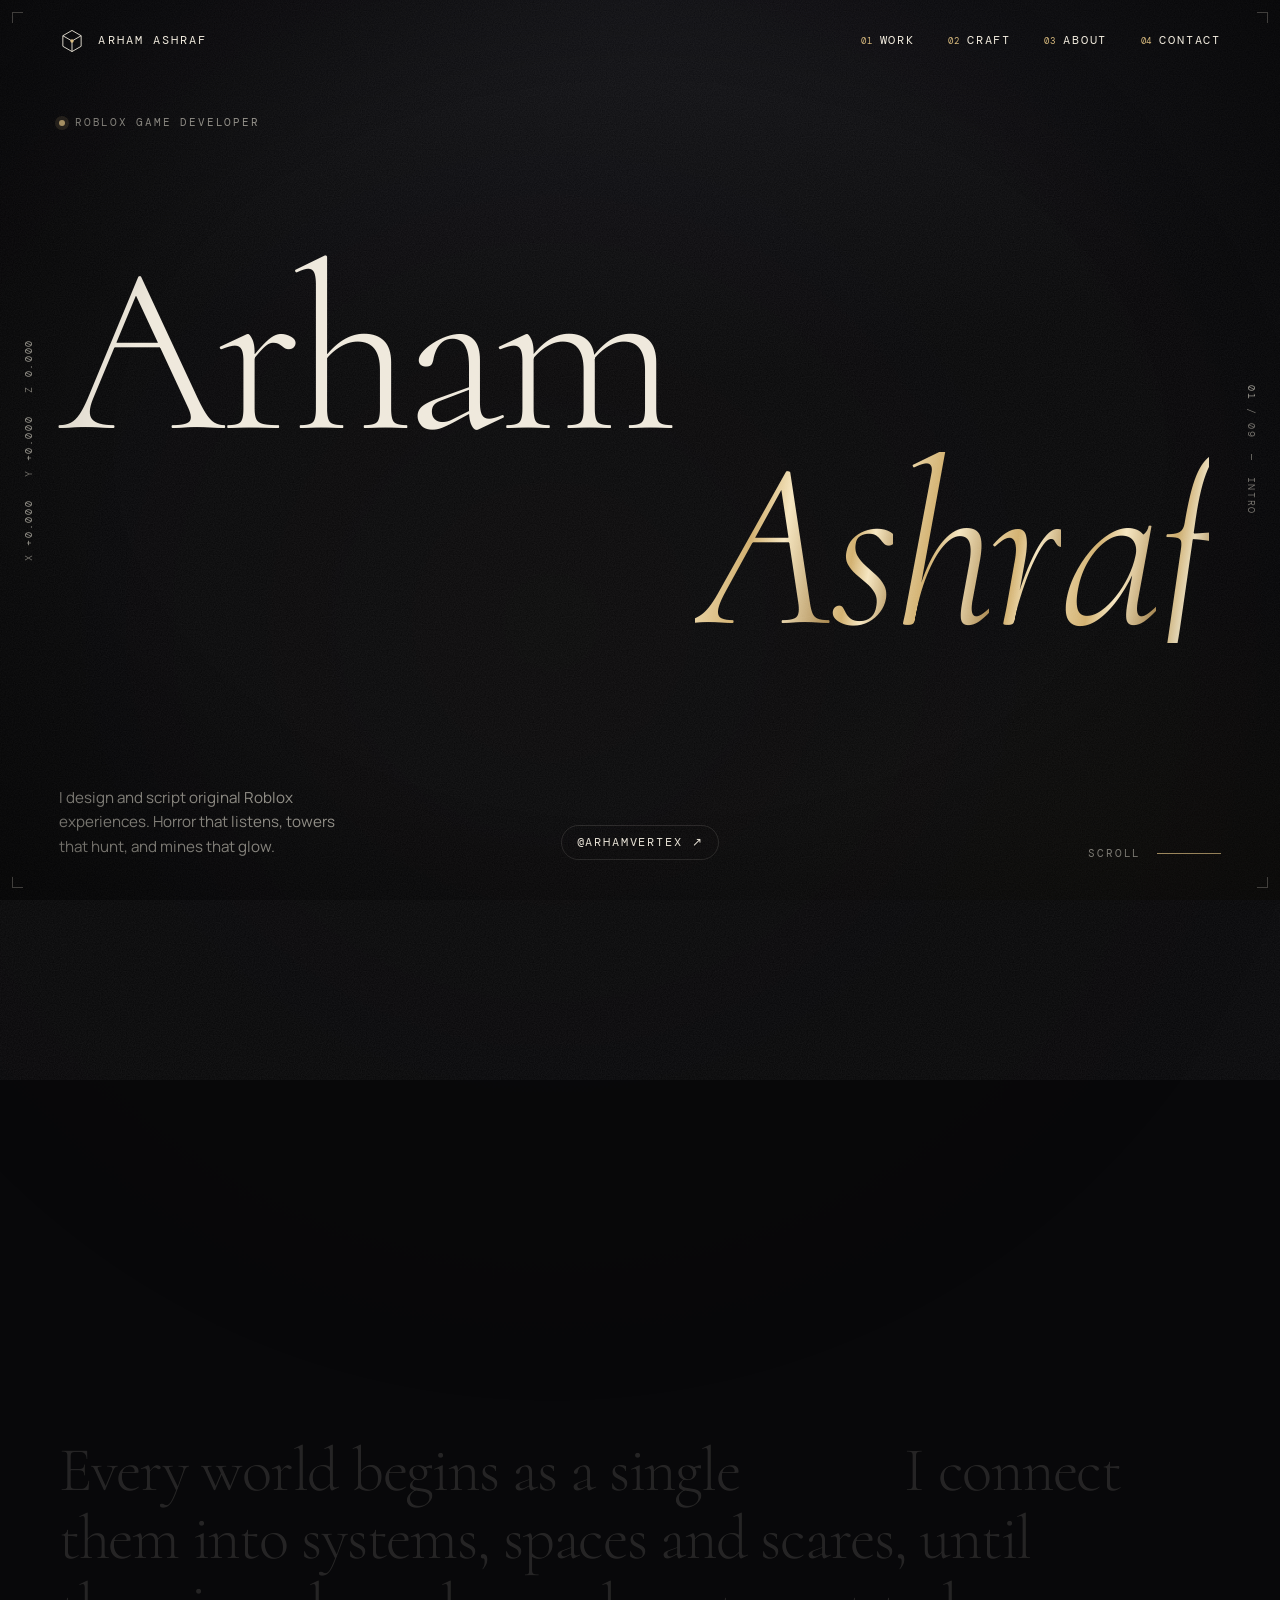
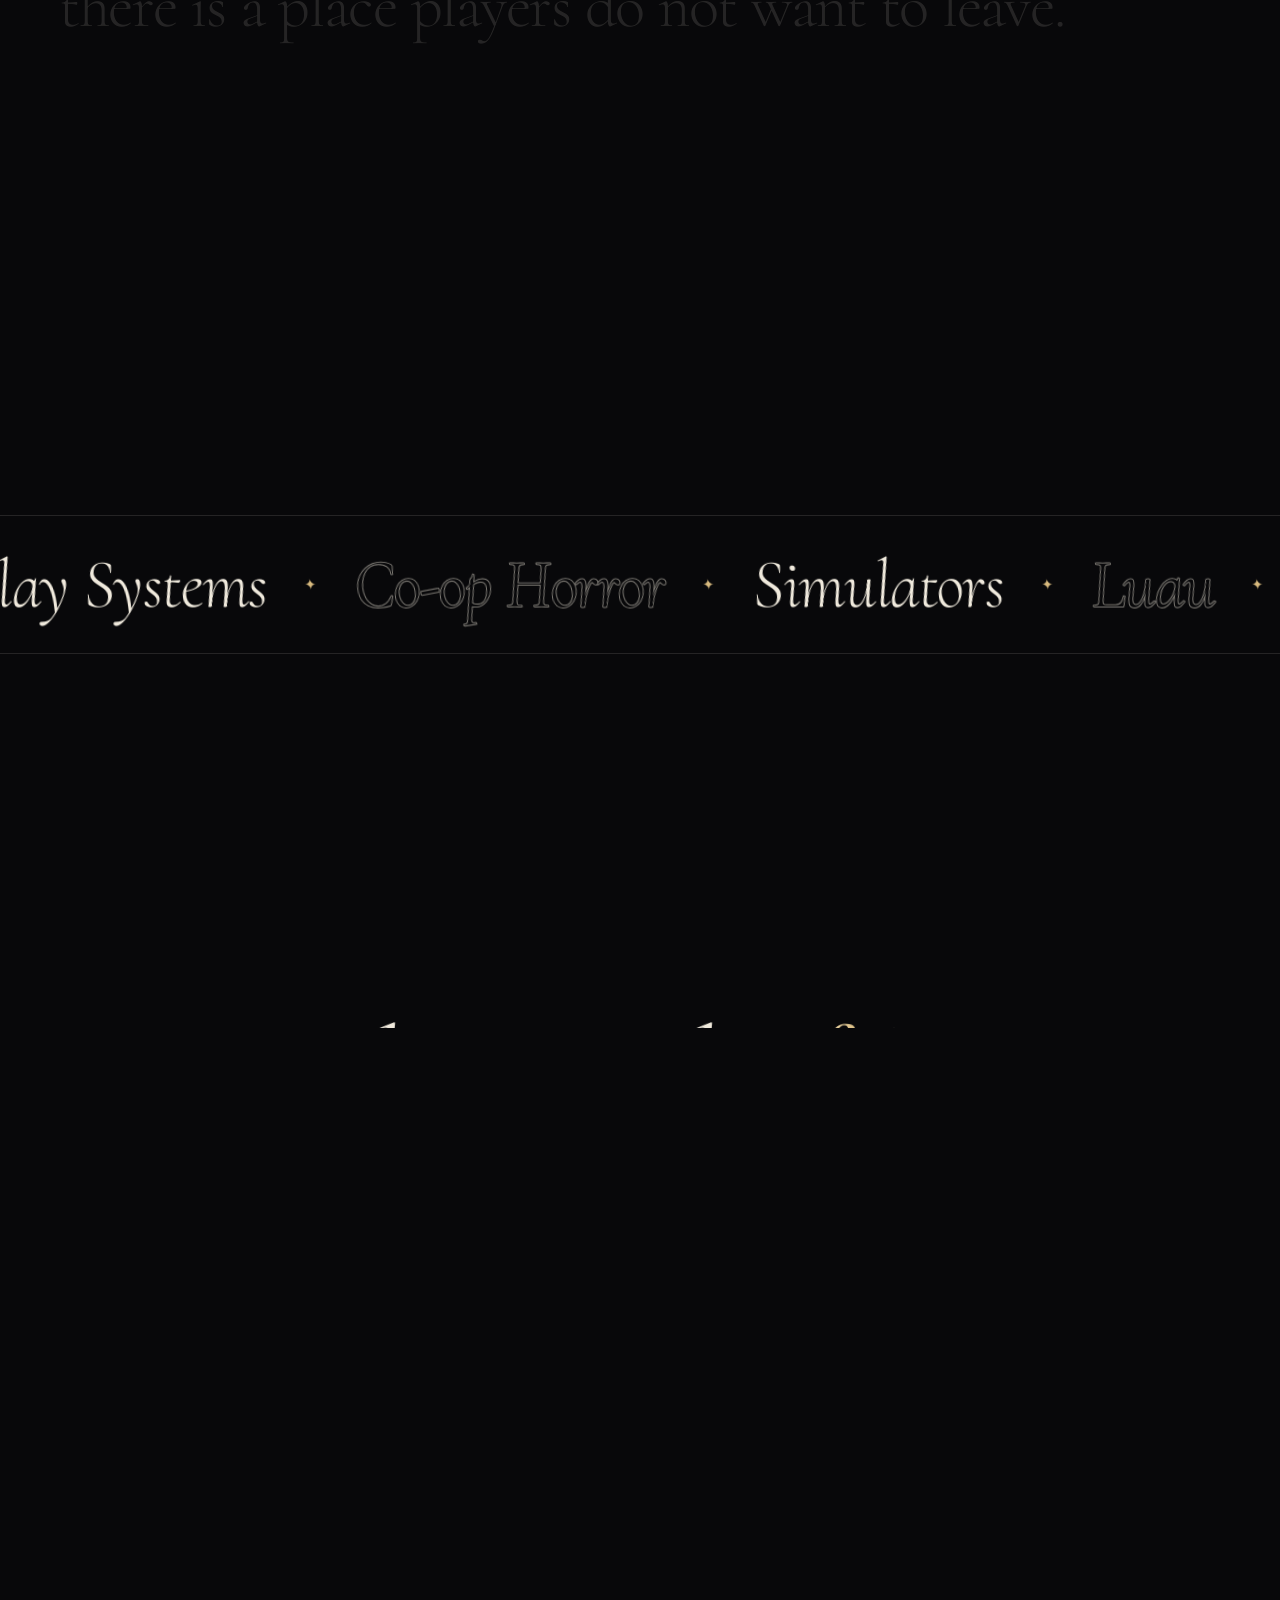
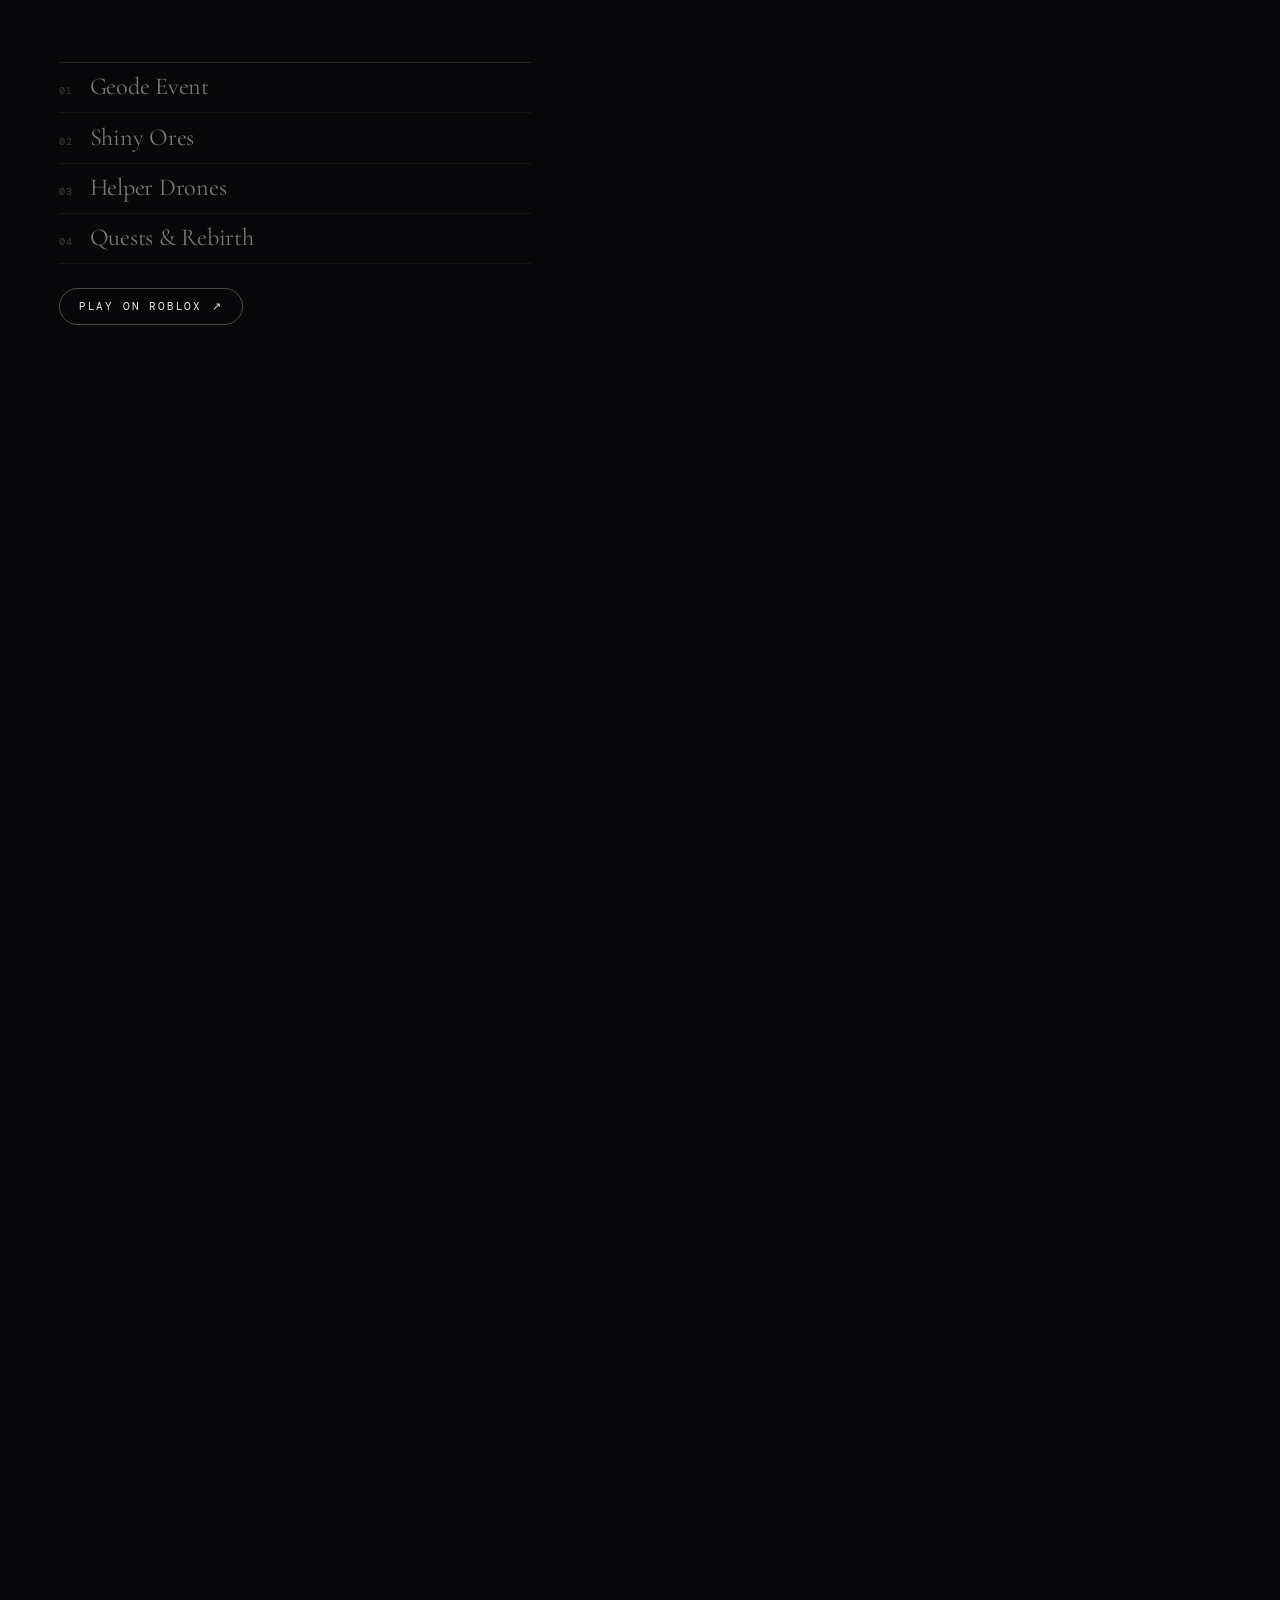
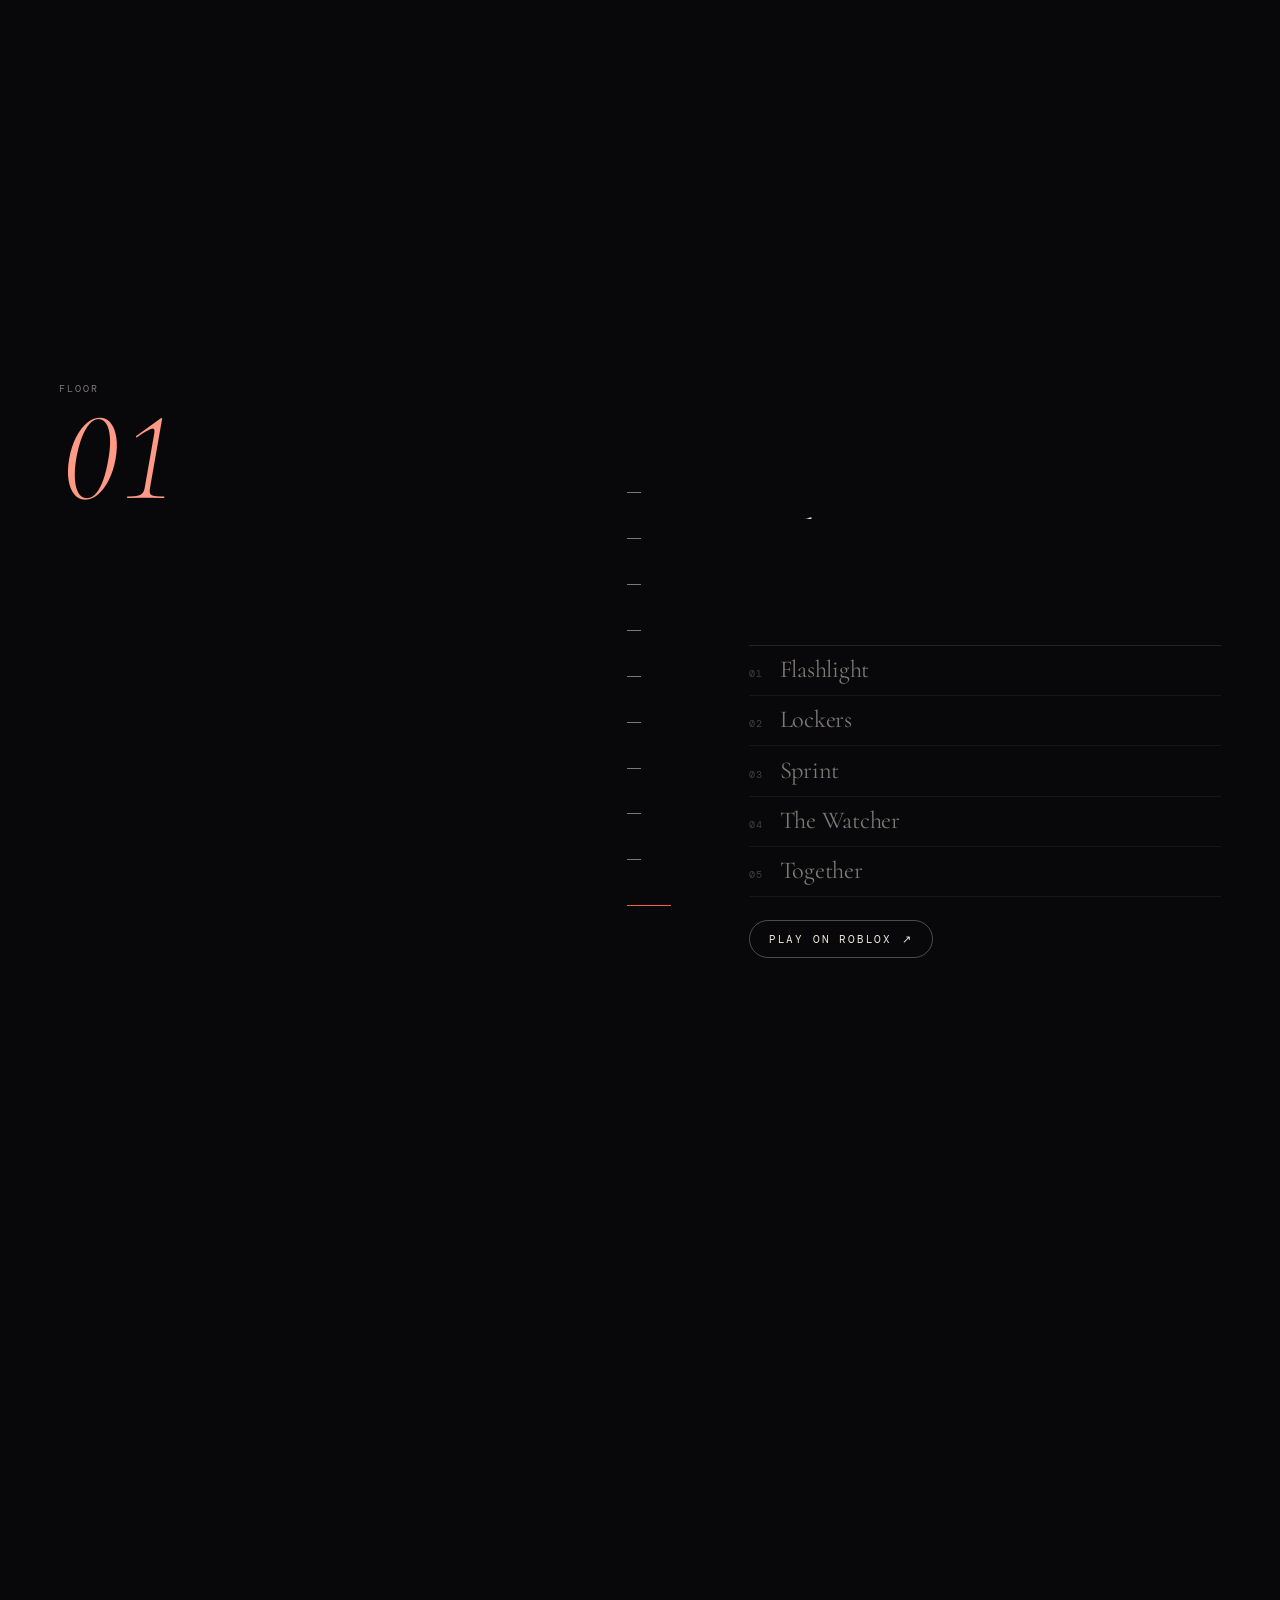
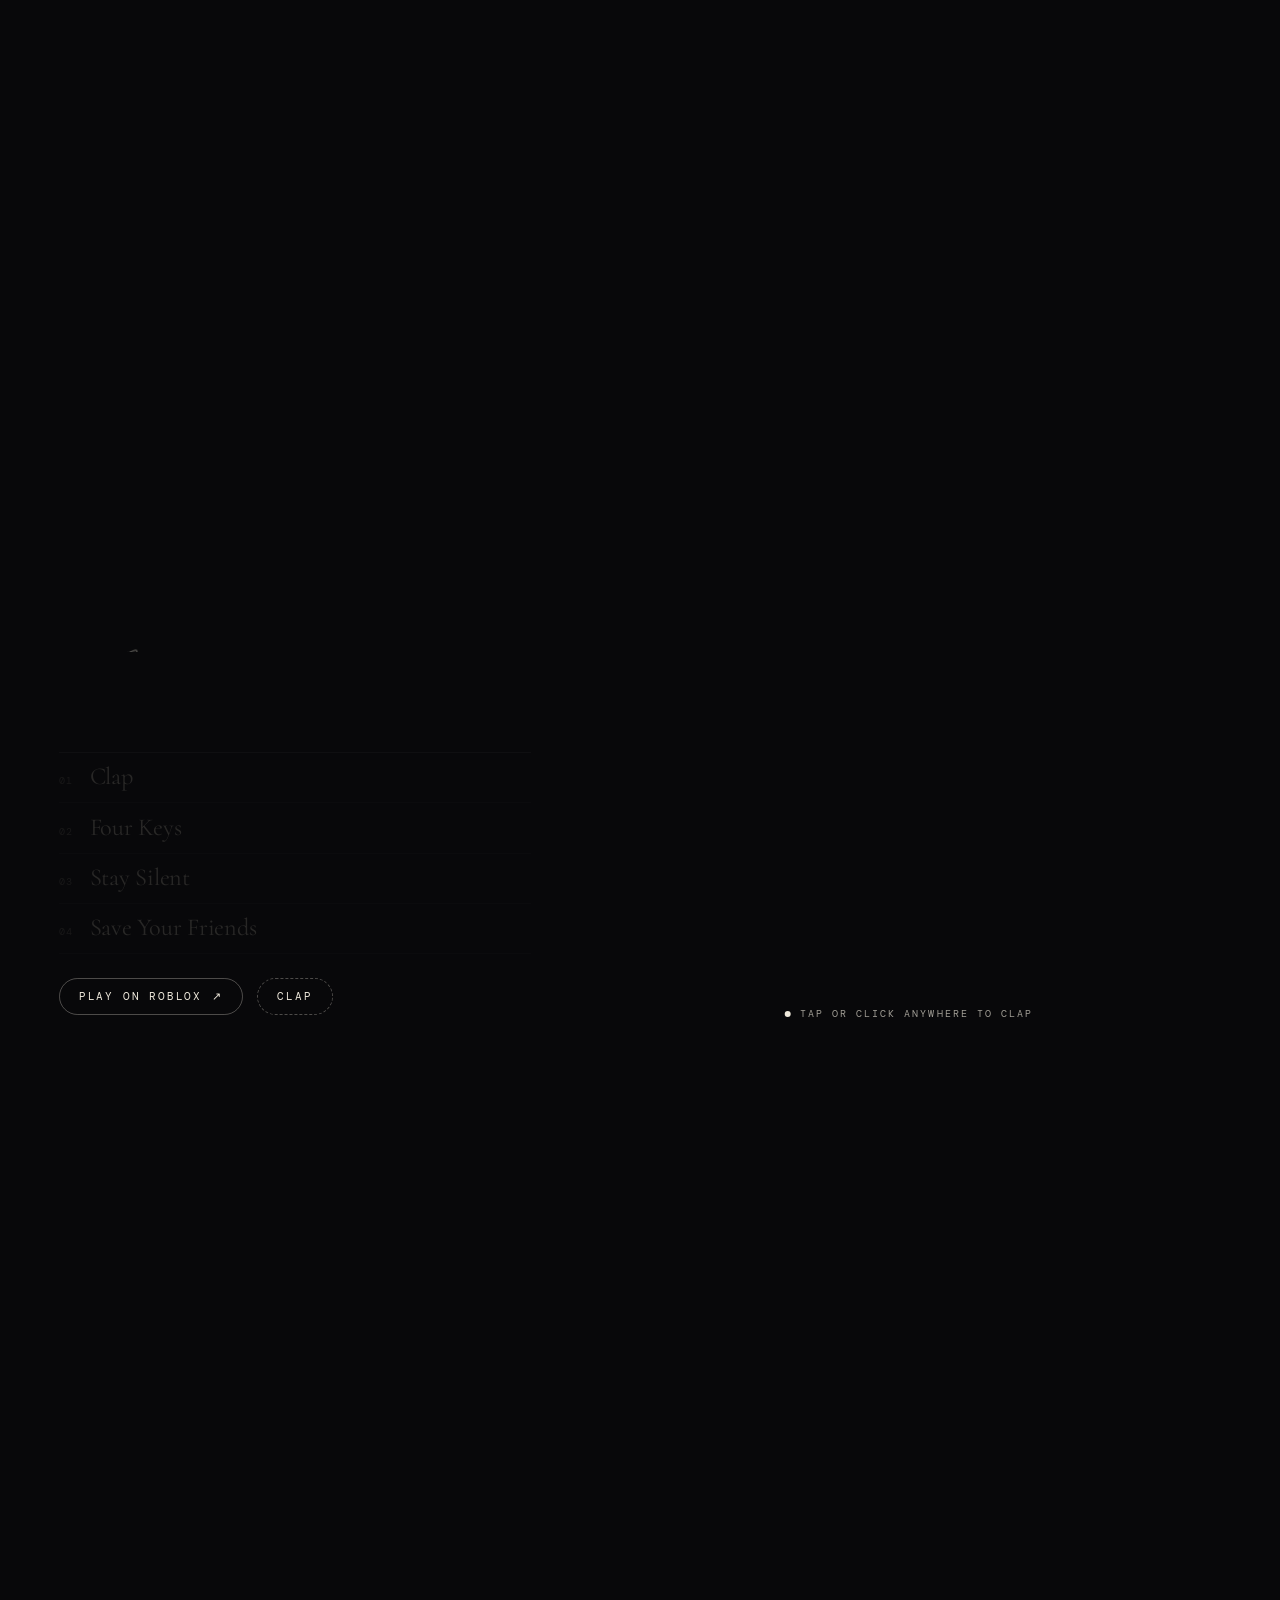
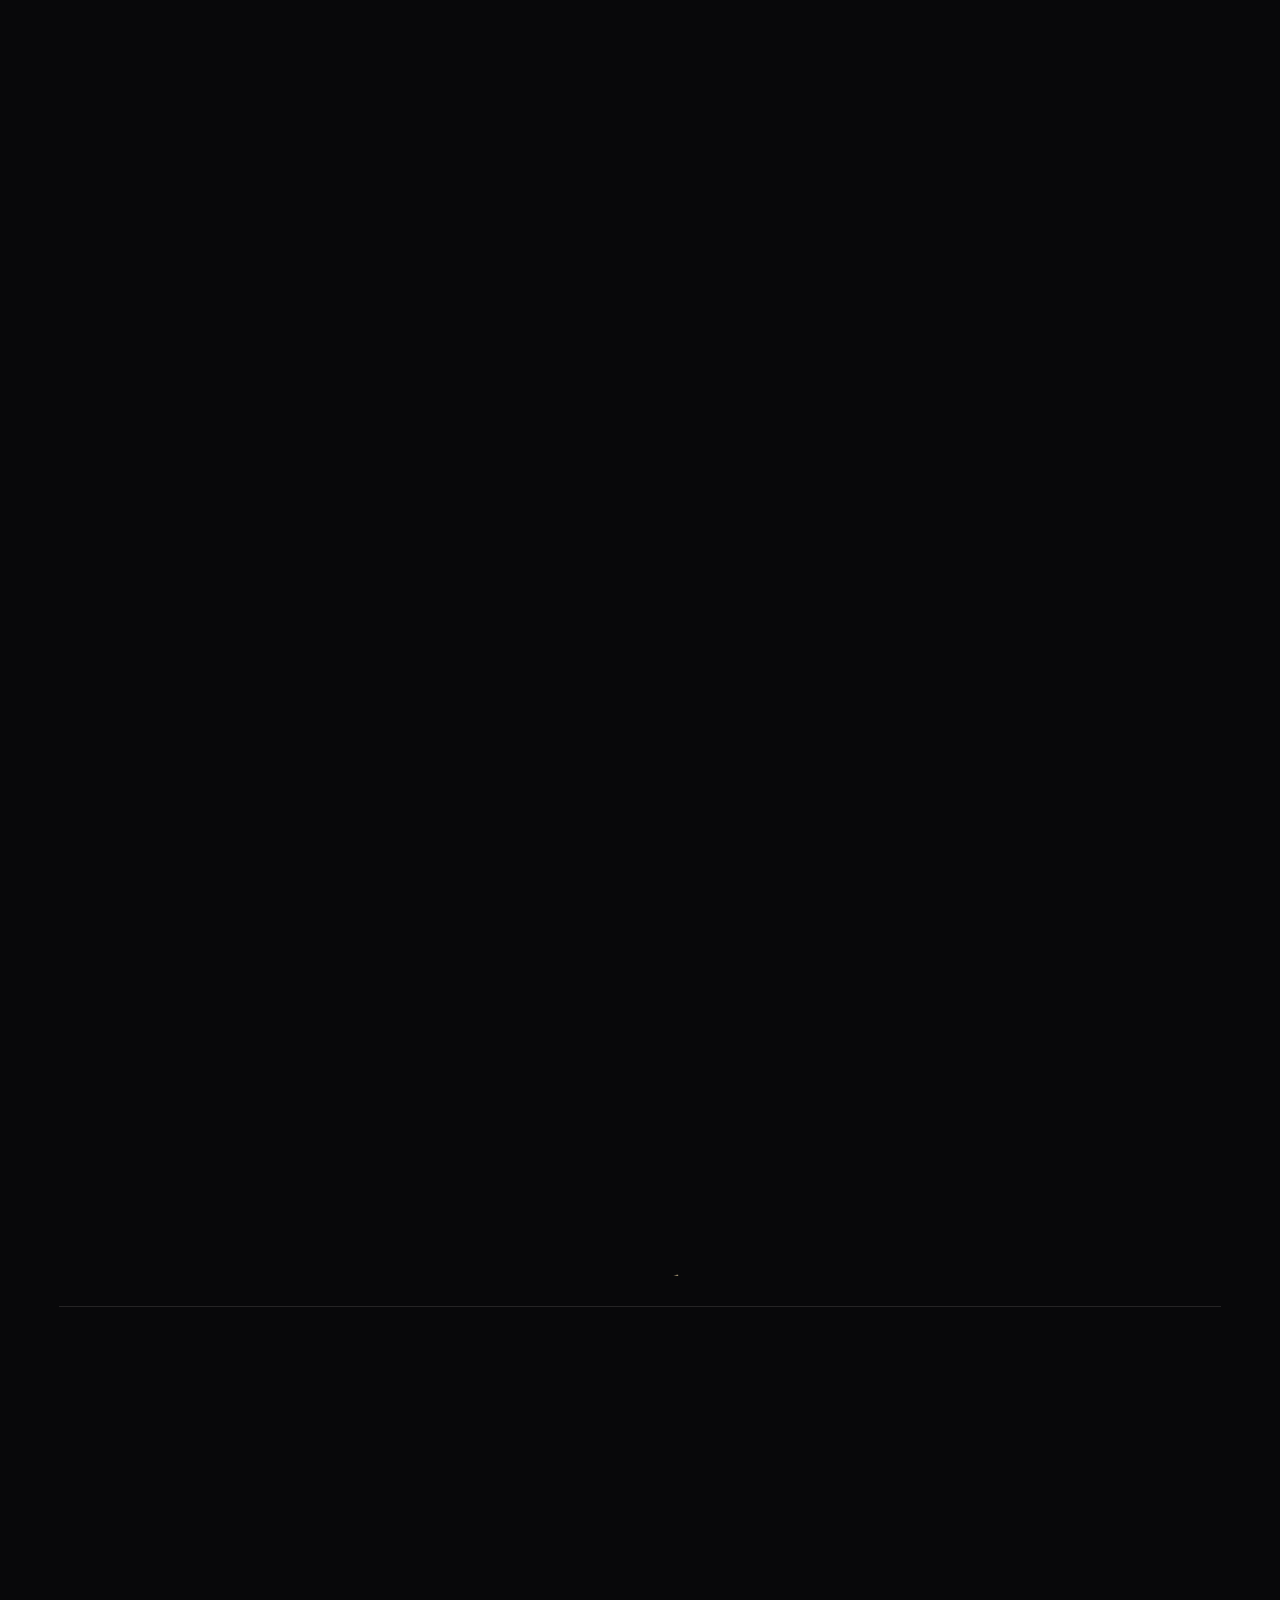
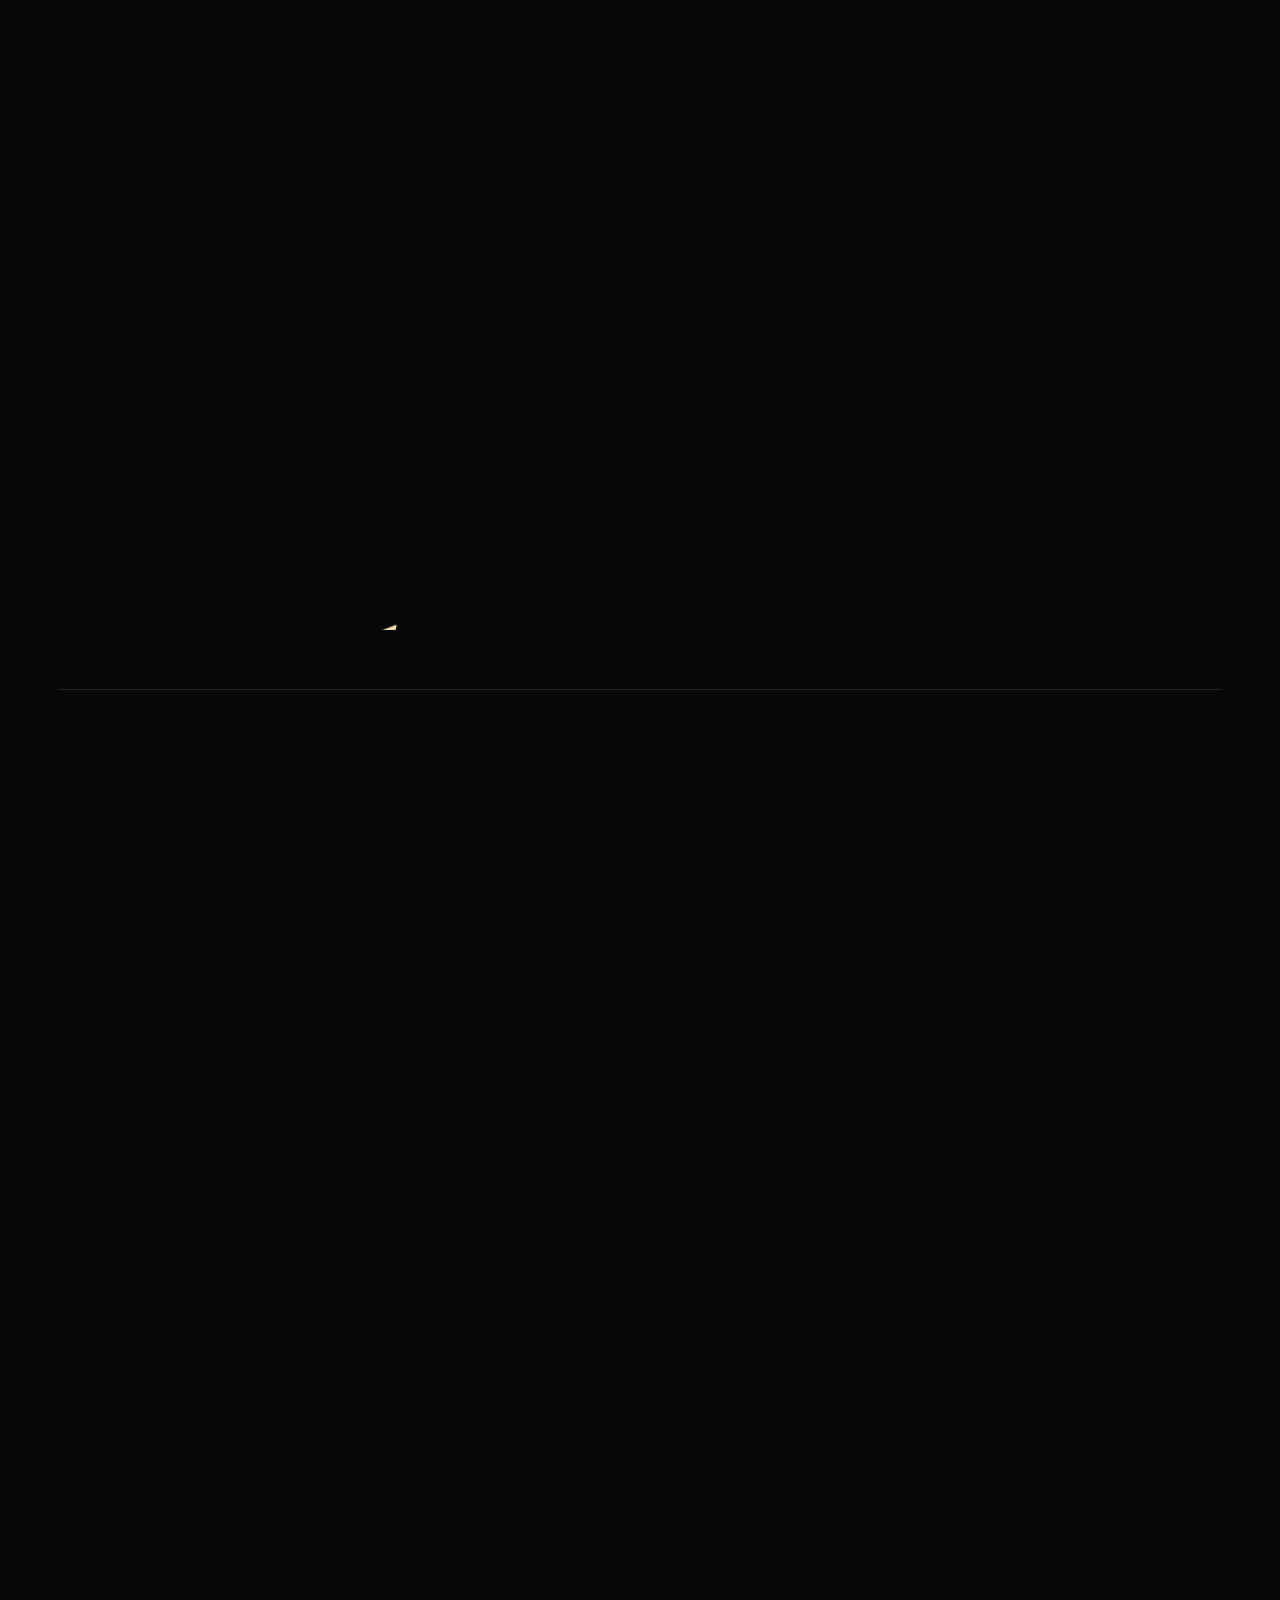
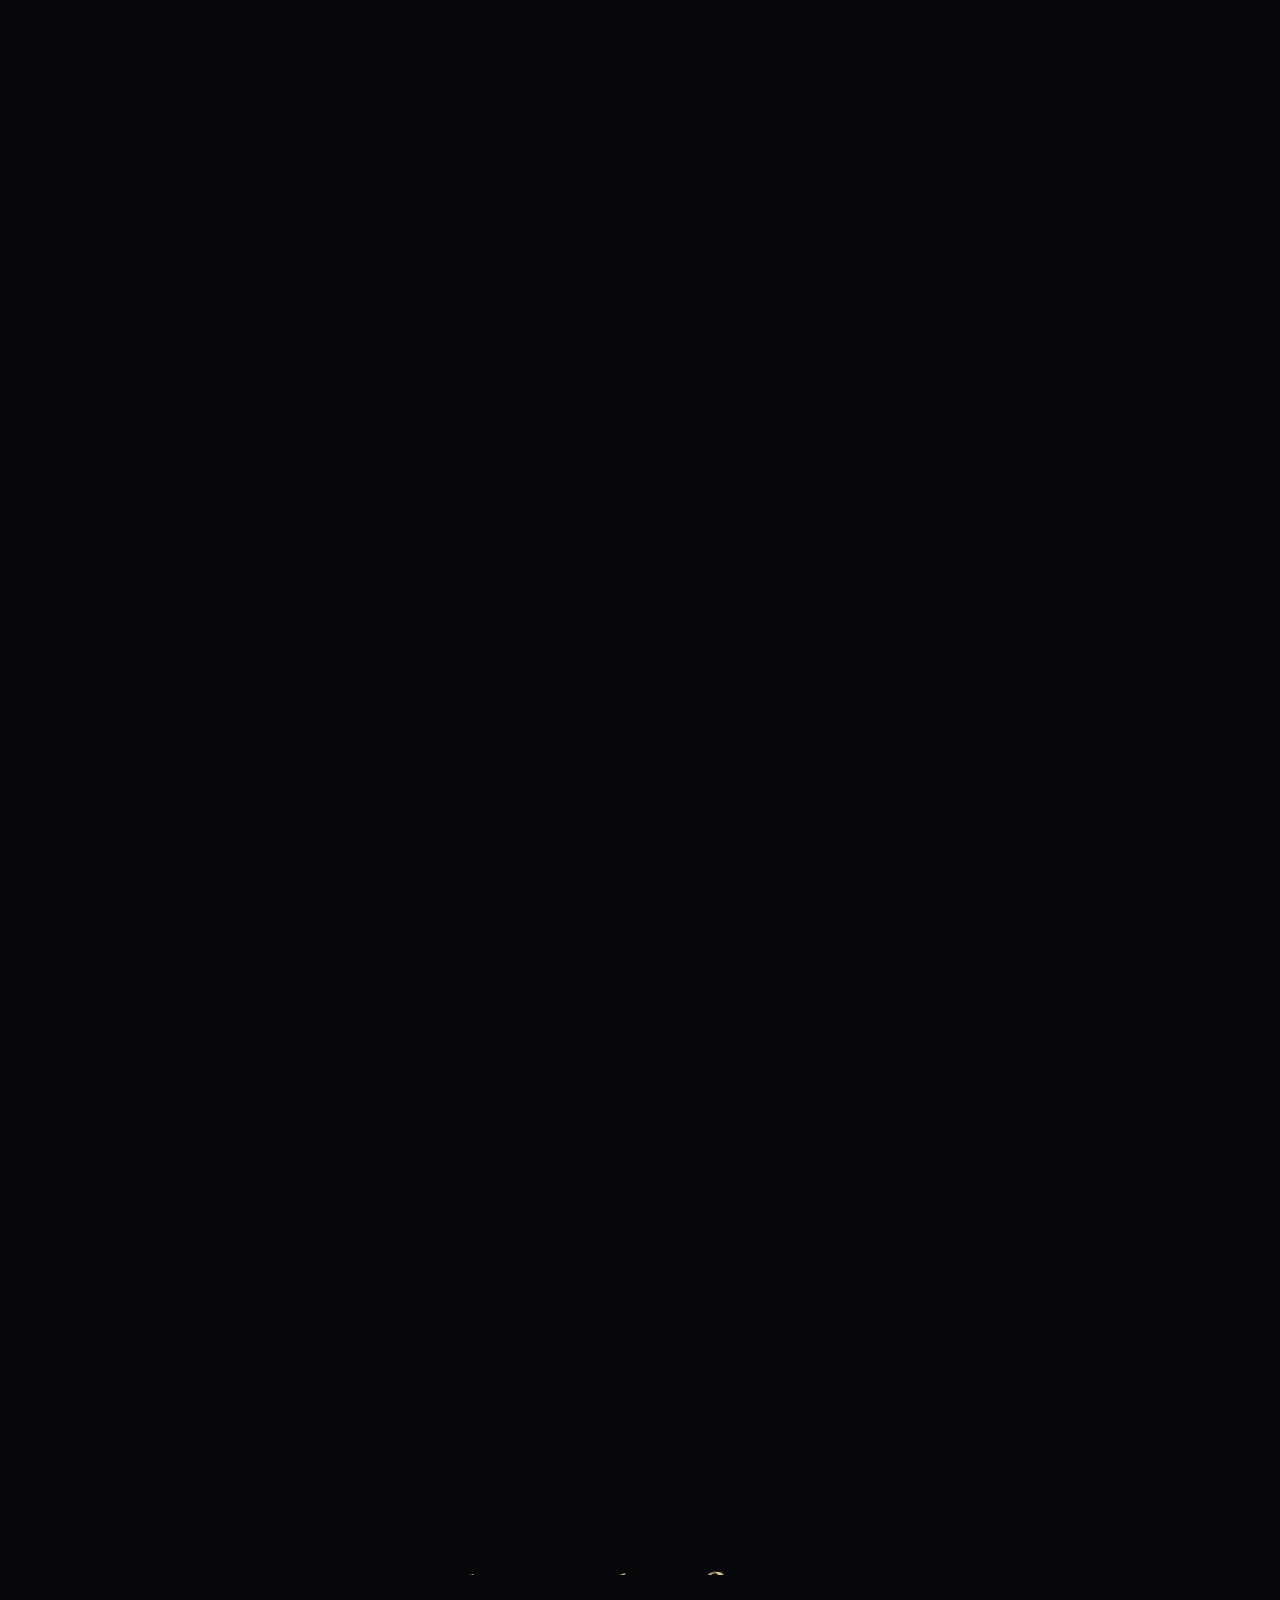
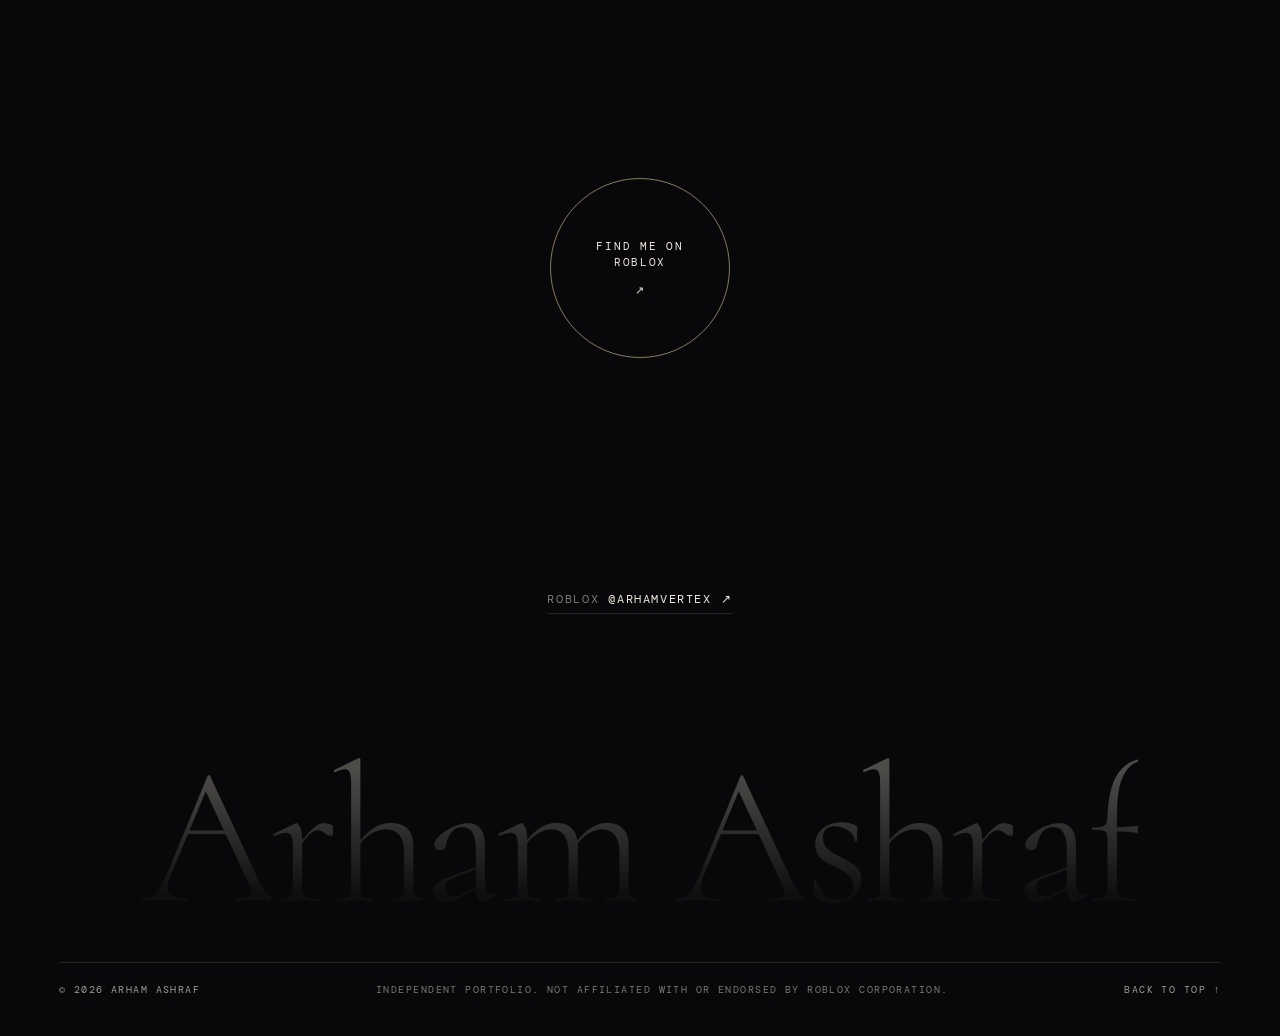
<file: index.html>
<!doctype html>
<html lang="en" class="no-js">
<head>
  <meta charset="utf-8">
  <meta name="viewport" content="width=device-width, initial-scale=1, viewport-fit=cover">
  <title>Arham Ashraf — Roblox Game Developer</title>
  <meta name="description" content="Arham Ashraf (arhamvertex) designs and scripts original Roblox experiences: co-op horror, escape games and simulators.">
  <meta name="author" content="Arham Ashraf">
  <meta name="theme-color" content="#08080a">
  <meta name="color-scheme" content="dark">

  <meta property="og:type" content="website">
  <meta property="og:title" content="Arham Ashraf — Roblox Game Developer">
  <meta property="og:description" content="Original Roblox experiences: horror that listens, towers that hunt, and mines that glow.">
  <meta property="og:image" content="assets/img/og.jpg">
  <meta name="twitter:card" content="summary_large_image">

  <link rel="icon" href="assets/img/favicon.svg" type="image/svg+xml">
  <link rel="apple-touch-icon" href="assets/img/apple-touch-icon.png">
  <link rel="preload" href="assets/fonts/cormorant-latin-wght-normal.woff2" as="font" type="font/woff2" crossorigin>
  <link rel="preload" href="assets/fonts/cormorant-latin-wght-italic.woff2" as="font" type="font/woff2" crossorigin>
  <link rel="preload" href="assets/fonts/manrope-latin-wght-normal.woff2" as="font" type="font/woff2" crossorigin>
  <link rel="stylesheet" href="assets/css/main.css">
  <script>
    document.documentElement.className = 'js is-loading';
    // If anything goes wrong, never leave a visitor staring at the loader.
    setTimeout(function () { document.documentElement.classList.add('is-failsafe'); }, 9000);
  </script>
</head>
<body>
  <a class="skip" href="#work">Skip to work</a>

  <!-- Loader -->
  <div class="loader" data-loader aria-hidden="true">
    <div class="loader__inner">
      <svg class="loader__mark" viewBox="0 0 32 32" fill="none">
        <path pathLength="1" d="M16 3 27.26 9.5v13L16 29 4.74 22.5v-13L16 3Z"/>
        <path pathLength="1" d="M16 16 4.74 9.5M16 16l11.26-6.5M16 16v13"/>
        <circle cx="16" cy="16" r="2.1"/>
      </svg>
      <p class="loader__count"><span data-loader-count>000</span></p>
      <p class="loader__label">Arham Ashraf <i>/</i> Portfolio</p>
    </div>
  </div>

  <!-- Stage: the sculpture, its glow, film grain, viewport furniture -->
  <canvas class="scene" id="scene" aria-hidden="true"></canvas>
  <div class="glow" data-glow aria-hidden="true"></div>
  <div class="grain" aria-hidden="true"></div>
  <div class="frame" aria-hidden="true">
    <i class="frame__tick frame__tick--tl"></i><i class="frame__tick frame__tick--tr"></i>
    <i class="frame__tick frame__tick--bl"></i><i class="frame__tick frame__tick--br"></i>
    <p class="hud hud--left">X <b data-hud-x>+0.000</b> &nbsp; Y <b data-hud-y>+0.000</b> &nbsp; Z <b data-hud-z>0.000</b></p>
    <p class="hud hud--right"><b data-hud-index>01</b> / <span data-hud-total>09</span> &nbsp;—&nbsp; <span data-hud-label>Intro</span></p>
    <i class="frame__progress"><i data-progress></i></i>
  </div>
  <div class="cursor" data-cursor-el aria-hidden="true">
    <i class="cursor__dot"></i>
    <i class="cursor__ring"><b class="cursor__label" data-cursor-label></b></i>
  </div>

  <!-- Header -->
  <header class="hdr" data-hdr>
    <a class="brand" href="#top" aria-label="Arham Ashraf, back to top">
      <svg class="mark" viewBox="0 0 32 32" fill="none" aria-hidden="true">
        <path d="M16 3 27.26 9.5v13L16 29 4.74 22.5v-13L16 3Z"/>
        <path d="M16 16 4.74 9.5M16 16l11.26-6.5M16 16v13"/>
        <circle cx="16" cy="16" r="2.1"/>
      </svg>
      <span class="brand__name">Arham Ashraf</span>
    </a>
    <nav class="nav" aria-label="Primary">
      <a href="#work"><i>01</i><span>Work</span></a>
      <a href="#craft"><i>02</i><span>Craft</span></a>
      <a href="#about"><i>03</i><span>About</span></a>
      <a href="#contact"><i>04</i><span>Contact</span></a>
    </nav>
    <button class="burger" type="button" aria-expanded="false" aria-controls="menu" data-burger>
      <span class="burger__label" data-burger-label>Menu</span>
      <span class="burger__icon" aria-hidden="true"><i></i><i></i></span>
    </button>
  </header>

  <!-- Small-screen menu -->
  <div class="menu" id="menu" data-menu aria-hidden="true">
    <nav class="menu__nav" aria-label="Menu">
      <a href="#work"><i>01</i><span>Work</span></a>
      <a href="#craft"><i>02</i><span>Craft</span></a>
      <a href="#about"><i>03</i><span>About</span></a>
      <a href="#contact"><i>04</i><span>Contact</span></a>
    </nav>
    <p class="menu__foot">Roblox <i>/</i> @arhamvertex</p>
  </div>

  <main>
    <!-- ============================== HERO ============================== -->
    <section class="hero" id="top" data-scene="cube" data-label="Intro" aria-label="Introduction">
      <p class="eyebrow hero__eyebrow" data-reveal><i class="pip"></i>Roblox Game Developer</p>
      <h1 class="hero__title" aria-label="Arham Ashraf">
        <span class="hero__line" data-chars>Arham</span>
        <span class="hero__line hero__line--alt" data-chars><em>Ashraf</em></span>
      </h1>
      <div class="hero__foot">
        <p class="hero__lede" data-reveal style="--d:.9s">I design and script original Roblox experiences. Horror that listens, towers that hunt, and mines that glow.</p>
        <a class="hero__handle" href="https://www.roblox.com/users/11177215064/profile" target="_blank" rel="noopener" data-reveal style="--d:1s">@arhamvertex <span class="arr">↗</span></a>
        <a class="scrollcue" href="#premise" data-reveal style="--d:1.1s"><span>Scroll</span><i></i></a>
      </div>
    </section>

    <!-- ============================= PREMISE ============================ -->
    <section class="premise" id="premise" data-scene="vertex" data-label="Premise" data-bright="0.55">
      <p class="label" data-reveal>( 00 ) <i></i> Premise</p>
      <p class="premise__text" data-fill>Every world begins as a single <em>vertex.</em> I connect them into systems, spaces and scares, until there is a place players do not want to leave.</p>
    </section>

    <div class="marquee" data-marquee aria-hidden="true">
      <div class="marquee__track">
        <span>Gameplay Systems</span><i>✦</i><span class="is-outline">Co-op Horror</span><i>✦</i><span>Simulators</span><i>✦</i><span class="is-outline">Luau</span><i>✦</i><span>World Design</span><i>✦</i><span class="is-outline">Live Events</span><i>✦</i>
      </div>
    </div>

    <!-- =============================== WORK ============================= -->
    <section class="work" id="work" aria-labelledby="work-title">
      <header class="sec-head">
        <p class="label" data-reveal>( 01 ) <i></i> Selected Work</p>
        <h2 class="display" id="work-title" data-words>Worlds built to be <em>felt.</em></h2>
        <p class="sec-head__note" data-reveal style="--d:.2s">Three original experiences, designed and scripted for Roblox. Scroll through each one, and click the sculpture while you are there.</p>
      </header>

      <!-- 01 · Crystal Depths -->
      <article class="chapter chapter--crystal" id="crystal-depths" data-chapter data-scene="crystal" data-label="Crystal Depths" data-col-a="#b7a1ff" data-col-b="#7fe6ff">
        <div class="chapter__pin" data-cursor="Strike">
          <div class="chapter__body">
            <p class="chapter__meta" data-reveal><b>01</b><span>Simulator</span><span>Multiplayer</span><span>2026</span></p>
            <h3 class="chapter__title" data-words>Crystal <em>Depths</em></h3>
            <p class="chapter__sub" data-reveal style="--d:.15s">Mining Simulator</p>
            <p class="chapter__lede" data-reveal style="--d:.2s">Mine glowing ore, sell it for coins and dig your way from the Stone Quarry down to the Magma Core.</p>
            <ol class="mech" data-mech>
              <li><h4>Geode Event</h4><div><p>Every 8 minutes a giant geode crashes into the hub. The whole server cracks it together.</p></div></li>
              <li><h4>Shiny Ores</h4><div><p>1 in 150 rocks is shiny and worth 10×. Everyone sees when you find one.</p></div></li>
              <li><h4>Helper Drones</h4><div><p>Drones fly beside you and mine on their own.</p></div></li>
              <li><h4>Quests &amp; Rebirth</h4><div><p>Three new quests a day, a 7-day streak, and a permanent coin bonus every time you start over.</p></div></li>
            </ol>
            <a class="btn" href="https://www.roblox.com/games/135055027387018" target="_blank" rel="noopener" data-magnetic><span class="btn__label">Play on Roblox</span><span class="arr">↗</span></a>
          </div>
          <figure class="chapter__art" data-tilt data-reveal style="--d:.3s">
            <img src="assets/img/crystal-depths.jpg" width="512" height="512" loading="lazy" decoding="async" alt="Crystal Depths game icon: a miner swinging a crystal pickaxe in a cave of glowing purple and blue ore.">
            <figcaption>Game icon</figcaption>
          </figure>
          <dl class="specs" data-reveal style="--d:.35s">
            <div><dt>Zones</dt><dd>4</dd></div>
            <div><dt>Geode cycle</dt><dd>8<small>min</small></dd></div>
            <div><dt>Shiny odds</dt><dd>1:150</dd></div>
            <div><dt>Friend boost</dt><dd>+10<small>%</small></dd></div>
          </dl>
        </div>
      </article>

      <!-- 02 · Floor Ten -->
      <article class="chapter chapter--tower" id="floor-ten" data-chapter data-scene="tower" data-label="Floor Ten" data-col-a="#ece5d6" data-col-b="#ff5b4a" data-glow="#ff6a4d" data-climb="1">
        <div class="chapter__pin">
          <div class="chapter__body">
            <p class="chapter__meta" data-reveal><b>02</b><span>Survival</span><span>Escape</span><span>Co-op</span></p>
            <h3 class="chapter__title" data-words>Floor <em>Ten</em></h3>
            <p class="chapter__sub" data-reveal style="--d:.15s">Escape the Tower</p>
            <p class="chapter__lede" data-reveal style="--d:.2s">Ten floors. One way out. You wake in the lobby of an old, empty tower. Finish the task on each floor, unlock the stairs and reach the rescue helicopter on the roof.</p>
            <ol class="mech" data-mech>
              <li><h4>Flashlight</h4><div><p>Light your way, but watch the battery.</p></div></li>
              <li><h4>Lockers</h4><div><p>Hide and hold your breath when something walks past.</p></div></li>
              <li><h4>Sprint</h4><div><p>Run for it. Running makes noise.</p></div></li>
              <li><h4>The Watcher</h4><div><p>Do not stare at it. The mannequins only move when nobody is looking.</p></div></li>
              <li><h4>Together</h4><div><p>When anyone finishes a floor, the stairs open for everyone.</p></div></li>
            </ol>
            <a class="btn" href="https://www.roblox.com/games/80885327396813" target="_blank" rel="noopener" data-magnetic><span class="btn__label">Play on Roblox</span><span class="arr">↗</span></a>
          </div>
          <div class="floors" aria-hidden="true">
            <p class="floors__no"><span>Floor</span><b data-floor>01</b></p>
            <ol class="floors__gauge" data-gauge>
              <li></li><li></li><li></li><li></li><li></li><li></li><li></li><li></li><li></li><li></li>
            </ol>
          </div>
          <dl class="specs" data-reveal style="--d:.35s">
            <div><dt>Floors</dt><dd>10</dd></div>
            <div><dt>Way out</dt><dd>1</dd></div>
            <div><dt>Mode</dt><dd>Co-op</dd></div>
          </dl>
        </div>
      </article>

      <!-- 03 · Clap to See -->
      <article class="chapter chapter--clap" id="clap-to-see" data-chapter data-clap data-scene="rings" data-label="Clap to See" data-col-a="#f3eee3" data-col-b="#b9cfff" data-dark="0.93">
        <div class="chapter__pin" data-cursor="Clap">
          <div class="chapter__body">
            <p class="chapter__meta" data-reveal><b>03</b><span>Horror</span><span>Co-op</span><span>1–4 players</span></p>
            <h3 class="chapter__title" data-words>Clap <em>to See</em></h3>
            <p class="chapter__sub" data-reveal style="--d:.15s">Sound is your only light</p>
            <p class="chapter__lede" data-reveal style="--d:.2s">It is pitch black. Every sound you make lights the room for a moment. And something blind is listening.</p>
            <ol class="mech" data-mech>
              <li><h4>Clap</h4><div><p>Clap to see the room. Then move, because it heard that too.</p></div></li>
              <li><h4>Four Keys</h4><div><p>Find 4 keys in the Grand Theatre and escape through the Stage Door.</p></div></li>
              <li><h4>Stay Silent</h4><div><p>Sneak, and throw bottles to lure it away.</p></div></li>
              <li><h4>Save Your Friends</h4><div><p>Play solo or with up to 3 friends.</p></div></li>
            </ol>
            <div class="chapter__actions">
              <a class="btn" href="https://www.roblox.com/games/102866502135432" target="_blank" rel="noopener" data-magnetic><span class="btn__label">Play on Roblox</span><span class="arr">↗</span></a>
              <button class="btn btn--ghost" type="button" data-clap-btn data-magnetic><span class="btn__label">Clap</span></button>
            </div>
          </div>
          <p class="clap-hint" aria-hidden="true"><i></i>Tap or click anywhere to clap</p>
          <dl class="specs" data-reveal style="--d:.35s">
            <div><dt>Keys</dt><dd>4</dd></div>
            <div><dt>Players</dt><dd>1–4</dd></div>
            <div><dt>Exit</dt><dd>Stage Door</dd></div>
          </dl>
        </div>
      </article>

      <!-- Index of everything published -->
      <section class="index" id="index" data-scene="wind" data-label="Index" data-col-a="#a6dccb" data-col-b="#efe9dc" data-bright="0.38" aria-labelledby="index-title">
        <header class="sec-head sec-head--tight">
          <p class="label" data-reveal>Index <i></i> On Roblox now</p>
          <h2 class="display display--sm" id="index-title" data-words>Every experience, <em>one list.</em></h2>
        </header>
        <ul class="index__list">
          <li data-reveal><a href="https://www.roblox.com/games/135055027387018" target="_blank" rel="noopener" data-cursor="Play"><i>01</i><b>Crystal Depths: Mining Simulator</b><span>Simulator</span><span>2026</span><em class="arr">↗</em></a></li>
          <li data-reveal style="--d:.06s"><a href="https://www.roblox.com/games/80885327396813" target="_blank" rel="noopener" data-cursor="Play"><i>02</i><b>Floor Ten: Escape the Tower</b><span>Survival · Escape</span><span>2026</span><em class="arr">↗</em></a></li>
          <li data-reveal style="--d:.12s"><a href="https://www.roblox.com/games/102866502135432" target="_blank" rel="noopener" data-cursor="Play"><i>03</i><b>CLAP TO SEE</b><span>Horror · Co-op</span><span>2026</span><em class="arr">↗</em></a></li>
          <li data-reveal style="--d:.18s"><a href="https://www.roblox.com/games/87630301855886" target="_blank" rel="noopener" data-cursor="Play"><i>04</i><b>Stop With The Wind</b><span>Playable demo</span><span>2026</span><em class="arr">↗</em></a></li>
          <!-- To add a game: copy one <li> above, then change the link, number, title, genre and year. -->
        </ul>
      </section>
    </section>

    <!-- ============================== CRAFT ============================= -->
    <section class="craft" id="craft" data-scene="icosa" data-label="Craft" data-bright="0.42" aria-labelledby="craft-title">
      <header class="sec-head">
        <p class="label" data-reveal>( 02 ) <i></i> Craft</p>
        <h2 class="display" id="craft-title" data-words>What I <em>build.</em></h2>
      </header>
      <ul class="craft__list">
        <li class="craft__row" data-reveal>
          <i>01</i><h3>Gameplay Systems</h3>
          <p>Core loops scripted in Luau. Mining, floor tasks, batteries, stamina, keys. Tuned until they feel right in the hand.</p>
          <span>Crystal Depths · Floor Ten</span>
        </li>
        <li class="craft__row" data-reveal>
          <i>02</i><h3>Progression &amp; Economy</h3>
          <p>Upgrades, zones, rebirths, daily quests and streaks. Reasons to play one more round, then come back tomorrow.</p>
          <span>Crystal Depths</span>
        </li>
        <li class="craft__row" data-reveal>
          <i>03</i><h3>Horror &amp; Enemy AI</h3>
          <p>Things that hunt by sound, and things that only move when nobody is looking. Tension you can hear coming.</p>
          <span>Clap to See · Floor Ten</span>
        </li>
        <li class="craft__row" data-reveal>
          <i>04</i><h3>Co-op Multiplayer</h3>
          <p>Shared objectives, rescues and server-wide moments that are simply better with friends in the room.</p>
          <span>All three</span>
        </li>
        <li class="craft__row" data-reveal>
          <i>05</i><h3>Live Events</h3>
          <p>Timed events the whole server plays at once, like a giant geode that everybody has to crack together.</p>
          <span>Crystal Depths</span>
        </li>
        <li class="craft__row" data-reveal>
          <i>06</i><h3>World &amp; Level Design</h3>
          <p>Quarries, towers and theatres. Spaces laid out to guide you, hide you, and now and then scare you.</p>
          <span>All three</span>
        </li>
      </ul>
    </section>

    <!-- ============================== ABOUT ============================= -->
    <section class="about" id="about" data-scene="sphere" data-label="About" aria-labelledby="about-title">
      <div class="about__body">
        <p class="label" data-reveal>( 03 ) <i></i> About</p>
        <h2 class="display display--sm" id="about-title" data-words>I'm Arham. On Roblox, <em>arhamvertex.</em></h2>
        <p class="about__text" data-reveal style="--d:.15s">I'm an independent developer designing and scripting original experiences in Roblox Studio. I work across the whole game: the core loop, the systems underneath it, the world around it, and the moments players tell their friends about.</p>
        <p class="about__text" data-reveal style="--d:.22s">I'm drawn to two extremes. Horror built on tension you can hear, and simulators built on progress you can feel.</p>
        <dl class="facts" data-reveal style="--d:.3s">
          <div><dt>Role</dt><dd>Game Developer</dd></div>
          <div><dt>Platform</dt><dd>Roblox</dd></div>
          <div><dt>Tools</dt><dd>Roblox Studio · Luau</dd></div>
          <div><dt>Focus</dt><dd>Horror · Escape · Simulators</dd></div>
        </dl>
      </div>
    </section>

    <!-- ============================= CONTACT ============================ -->
    <section class="contact" id="contact" data-scene="halo" data-label="Contact" data-col-a="#f1d9a6" data-col-b="#ffffff" aria-labelledby="contact-title">
      <p class="label" data-reveal>( 04 ) <i></i> Contact</p>
      <h2 class="display contact__title" id="contact-title" data-words>Have a world in mind? <em>Let's place the first vertex.</em></h2>
      <!-- The eclipse sculpture docks onto this stage, around the button. -->
      <div class="contact__stage" data-anchor>
        <a class="orb" href="https://www.roblox.com/users/11177215064/profile" target="_blank" rel="noopener" data-magnetic data-reveal style="--d:.3s">
          <span>Find me on Roblox</span><span class="arr">↗</span>
        </a>
      </div>
      <ul class="contact__links" data-reveal style="--d:.4s">
        <li><a href="https://www.roblox.com/users/11177215064/profile" target="_blank" rel="noopener"><span>Roblox</span> @arhamvertex <span class="arr">↗</span></a></li>
        <!-- Add more ways to reach you here, for example:
        <li><a href="mailto:you@example.com"><span>Email</span> you@example.com <span class="arr">↗</span></a></li>
        <li><a href="https://discord.com/users/YOUR_ID" target="_blank" rel="noopener"><span>Discord</span> yourname <span class="arr">↗</span></a></li>
        -->
      </ul>
    </section>
  </main>

  <footer class="footer">
    <p class="footer__word" data-chars aria-hidden="true">Arham Ashraf</p>
    <div class="footer__row">
      <p>© 2026 Arham Ashraf</p>
      <p class="footer__note">Independent portfolio. Not affiliated with or endorsed by Roblox Corporation.</p>
      <a href="#top">Back to top <span class="arr">↑</span></a>
    </div>
  </footer>

  <script src="assets/js/vendor/lenis.min.js" defer></script>
  <script src="assets/js/shapes.js" defer></script>
  <script src="assets/js/scene.js" defer></script>
  <script src="assets/js/main.js" defer></script>
</body>
</html>
</file>
<file: assets/css/main.css>
/* ==========================================================================
   Arham Ashraf — portfolio
   1. Fonts & tokens      5. Hero / Premise / Marquee
   2. Base                6. Work: chapters & index
   3. Stage & chrome      7. Craft / About / Contact / Footer
   4. Motion primitives   8. Responsive & reduced motion
   ========================================================================== */

/* 1. Fonts & tokens ------------------------------------------------------- */
@font-face {
  font-family: "Cormorant";
  src: url("../fonts/cormorant-latin-wght-normal.woff2") format("woff2");
  font-weight: 300 700; font-style: normal; font-display: swap;
}
@font-face {
  font-family: "Cormorant";
  src: url("../fonts/cormorant-latin-wght-italic.woff2") format("woff2");
  font-weight: 300 700; font-style: italic; font-display: swap;
}
@font-face {
  font-family: "Manrope";
  src: url("../fonts/manrope-latin-wght-normal.woff2") format("woff2");
  font-weight: 200 800; font-style: normal; font-display: swap;
}
@font-face {
  font-family: "DM Mono";
  src: url("../fonts/dm-mono-latin-300-normal.woff2") format("woff2");
  font-weight: 300; font-style: normal; font-display: swap;
}
@font-face {
  font-family: "DM Mono";
  src: url("../fonts/dm-mono-latin-400-normal.woff2") format("woff2");
  font-weight: 400; font-style: normal; font-display: swap;
}

:root {
  --bg: #08080a;
  --ink: #efe9dc;
  --ink-2: rgba(239, 233, 220, .66);
  --ink-3: rgba(239, 233, 220, .5);
  --line: rgba(239, 233, 220, .13);
  --gold: #d8ba7e;

  /* The three stops of the italic accent gradient. Sections re-tint these. */
  --g1: #f6e6c0;
  --g2: #d2b06e;
  --g3: #a37f43;

  --serif: "Cormorant", "Cormorant Garamond", "Iowan Old Style", "Times New Roman", serif;
  --sans: "Manrope", system-ui, -apple-system, "Segoe UI", Roboto, sans-serif;
  --mono: "DM Mono", ui-monospace, "SF Mono", Menlo, Consolas, monospace;

  --pad: clamp(20px, 4.6vw, 76px);
  --out: cubic-bezier(.16, 1, .3, 1);
  --io: cubic-bezier(.77, 0, .18, 1);
  --soft: cubic-bezier(.33, 1, .68, 1);
}

/* 2. Base ----------------------------------------------------------------- */
*, *::before, *::after { box-sizing: border-box; }

html {
  color-scheme: dark;
  background: var(--bg);
  color: var(--ink);
  -webkit-text-size-adjust: 100%;
  text-size-adjust: 100%;
  scrollbar-width: thin;
  scrollbar-color: #2b2b30 transparent;
  overflow-x: hidden;
}
html.is-loading, html.menu-open { overflow: hidden; }
html.is-failsafe { overflow: auto; }

/* Lenis */
html.lenis, html.lenis body { height: auto; }
.lenis:not(.lenis-autoToggle).lenis-stopped { overflow: clip; }
.lenis [data-lenis-prevent] { overscroll-behavior: contain; }

body {
  margin: 0;
  font: 400 1rem/1.62 var(--sans);
  overflow-x: clip;
  -webkit-font-smoothing: antialiased;
  -moz-osx-font-smoothing: grayscale;
  text-rendering: optimizeLegibility;
}
body::before {
  content: "";
  position: fixed; inset: 0; z-index: -1;
  background:
    radial-gradient(90% 60% at 50% 0%, #121217 0%, transparent 70%),
    radial-gradient(70% 50% at 100% 100%, #0f0e0c 0%, transparent 70%),
    var(--bg);
}

::selection { background: var(--gold); color: #08080a; }
a { color: inherit; text-decoration: none; }
img { display: block; max-width: 100%; height: auto; }
button { font: inherit; color: inherit; background: none; border: 0; padding: 0; cursor: pointer; }
h1, h2, h3, h4, p, ol, ul, dl, dd, figure { margin: 0; }
ol, ul { padding: 0; list-style: none; }
em { font-style: italic; }
i { font-style: normal; }
b { font-weight: inherit; }

:focus-visible { outline: 1px solid var(--gold); outline-offset: 5px; border-radius: 2px; }

.skip {
  position: fixed; left: 50%; top: 10px; z-index: 120;
  transform: translate(-50%, -200%);
  padding: .8em 1.4em; border-radius: 999px;
  background: var(--ink); color: #08080a;
  font: 400 .72rem var(--mono); letter-spacing: .14em; text-transform: uppercase;
  transition: transform .5s var(--out);
}
.skip:focus { transform: translate(-50%, 0); }

main, .footer { position: relative; z-index: 2; overflow-x: clip; }

.arr { display: inline-block; font-style: normal; transition: transform .6s var(--out); }
a:hover .arr, button:hover .arr { transform: translate(.22em, -.22em); }

/* Small technical captions */
.label, .eyebrow {
  display: flex; align-items: center; gap: .9em;
  font: 400 .7rem/1 var(--mono);
  letter-spacing: .16em; text-transform: uppercase;
  color: var(--ink-2);
}
.label i { display: block; width: 2.6em; height: 1px; background: var(--ink-3); }
.pip {
  display: block; width: 6px; height: 6px; border-radius: 50%;
  background: var(--gold); box-shadow: 0 0 0 4px rgba(216, 186, 126, .16);
  animation: pip 2.6s var(--soft) infinite;
}
@keyframes pip { 50% { box-shadow: 0 0 0 9px rgba(216, 186, 126, 0); } }

/* Big editorial headings */
.display {
  font: 300 clamp(3rem, 8.6vw, 9.25rem)/.92 var(--serif);
  letter-spacing: -.03em;
  text-wrap: balance;
}
.display--sm { font-size: clamp(2.5rem, 6vw, 6.25rem); line-height: .96; }
.display em, .chapter__title em, .hero__title em, .premise__text em { font-weight: 300; }

/* Italic words carry the accent as a metal gradient. */
.display em .w__i, .chapter__title em .w__i, .hero__title em .c__i, .premise__text em {
  background: linear-gradient(100deg, var(--g1) 0%, var(--g2) 42%, var(--g1) 62%, var(--g3) 100%);
  -webkit-background-clip: text; background-clip: text;
  -webkit-text-fill-color: transparent; color: transparent;
}

/* Without scripts the words are not split, so tint the italics directly. */
.no-js .display em, .no-js .chapter__title em, .no-js .hero__title em {
  background: linear-gradient(100deg, var(--g1) 0%, var(--g2) 42%, var(--g1) 62%, var(--g3) 100%);
  -webkit-background-clip: text; background-clip: text;
  -webkit-text-fill-color: transparent; color: transparent;
}

/* 3. Stage & chrome ------------------------------------------------------- */
.scene {
  position: fixed; left: 0; top: 0; z-index: 0;
  width: 100%; height: 100vh; height: 100lvh;
  pointer-events: none;
}
.no-js .scene, .no-js .glow, .no-js .cursor, .no-js .loader { display: none; }

.glow {
  position: fixed; left: 0; top: 0; z-index: 0;
  width: 70vmax; height: 70vmax; margin: -35vmax 0 0 -35vmax;
  border-radius: 50%;
  background: radial-gradient(closest-side, rgb(var(--glow-rgb, 216 186 126) / .16), rgb(var(--glow-rgb, 216 186 126) / .05) 45%, transparent 100%);
  opacity: 0; pointer-events: none; will-change: transform, opacity;
}

.grain {
  position: fixed; left: -20%; top: -20%; z-index: 40;
  width: 140%; height: 140%;
  pointer-events: none; opacity: .075;
  background-image: url("data:image/svg+xml;utf8,<svg xmlns='http://www.w3.org/2000/svg' width='240' height='240'><filter id='n'><feTurbulence type='fractalNoise' baseFrequency='.85' numOctaves='2' stitchTiles='stitch'/><feColorMatrix values='0 0 0 0 1  0 0 0 0 1  0 0 0 0 1  0 0 0 .9 0'/></filter><rect width='100%' height='100%' filter='url(%23n)'/></svg>");
  animation: grain 1s steps(1) infinite;
}
@keyframes grain {
  0% { transform: translate3d(0, 0, 0); }      17% { transform: translate3d(-3%, 2%, 0); }
  33% { transform: translate3d(2%, -4%, 0); }  50% { transform: translate3d(-4%, -1%, 0); }
  67% { transform: translate3d(3%, 3%, 0); }   83% { transform: translate3d(-1%, -3%, 0); }
}

/* Viewport furniture: corner ticks, read-outs in the gutters, progress. */
.frame { position: fixed; inset: 0; z-index: 45; pointer-events: none; }
.frame::after {
  content: ""; position: absolute; inset: 0;
  background: radial-gradient(ellipse at center, transparent 58%, rgba(0, 0, 0, .42) 100%);
}
.frame__tick { position: absolute; width: 11px; height: 11px; border: 0 solid var(--ink-3); opacity: .8; }
.frame__tick--tl { left: 12px; top: 12px; border-width: 1px 0 0 1px; }
.frame__tick--tr { right: 12px; top: 12px; border-width: 1px 1px 0 0; }
.frame__tick--bl { left: 12px; bottom: 12px; border-width: 0 0 1px 1px; }
.frame__tick--br { right: 12px; bottom: 12px; border-width: 0 1px 1px 0; }
.hud {
  position: absolute; top: 50%; z-index: 1;
  writing-mode: vertical-rl;
  font: 300 .64rem/1 var(--mono); letter-spacing: .16em; text-transform: uppercase;
  color: var(--ink-3); white-space: nowrap;
  opacity: 0; transition: opacity 1s var(--soft) .6s;
}
.is-ready .hud { opacity: 1; }
.hud b { color: var(--ink-2); font-weight: 300; }
.hud--left { left: calc(var(--pad) / 2); transform: translate(-50%, -50%) rotate(180deg); }
.hud--right { right: calc(var(--pad) / 2); transform: translate(50%, -50%); }
.frame__progress { position: absolute; left: 0; top: 0; width: 100%; height: 1px; z-index: 1; }
.frame__progress i {
  display: block; width: 100%; height: 100%;
  background: linear-gradient(90deg, transparent, var(--gold));
  transform: scaleX(0); transform-origin: 0 50%;
}

/* Cursor */
.cursor { position: fixed; left: 0; top: 0; z-index: 90; pointer-events: none; opacity: 0; transition: opacity .4s; }
.has-cursor .cursor.is-on { opacity: 1; }
.has-cursor, .has-cursor a, .has-cursor button { cursor: none; }
.cursor__dot, .cursor__ring { position: absolute; left: 0; top: 0; border-radius: 50%; will-change: transform; }
.cursor__dot {
  width: 6px; height: 6px; margin: -3px 0 0 -3px;
  background: #fff; mix-blend-mode: difference;
  transition: opacity .3s, scale .4s var(--out);
}
.cursor__ring {
  width: 42px; height: 42px; margin: -21px 0 0 -21px;
  display: grid; place-items: center;
  border: 1px solid rgba(239, 233, 220, .4);
  transition: width .55s var(--out), height .55s var(--out), margin .55s var(--out),
    background-color .45s var(--out), border-color .45s var(--out), scale .35s var(--out), opacity .35s;
}
.cursor__label {
  font: 400 .6rem/1 var(--mono); letter-spacing: .16em; text-transform: uppercase;
  color: var(--ink); opacity: 0; scale: .5;
  transition: opacity .35s, scale .5s var(--out), color .3s;
}
.cursor.is-link .cursor__ring { width: 62px; height: 62px; margin: -31px 0 0 -31px; border-color: var(--gold); }
.cursor.is-link .cursor__dot { scale: .5; }
.cursor.is-label .cursor__ring { width: 88px; height: 88px; margin: -44px 0 0 -44px; border-color: rgba(239, 233, 220, .55); }
.cursor.is-label .cursor__label { opacity: 1; scale: 1; }
.cursor.is-label .cursor__dot { opacity: 0; }
.cursor.is-solid .cursor__ring { background: var(--ink); border-color: var(--ink); }
.cursor.is-solid .cursor__label { color: #08080a; }
.cursor.is-down .cursor__ring { scale: .84; }
.cursor.is-hide .cursor__ring { scale: .2; opacity: 0; }
.cursor.is-hide .cursor__dot { opacity: 1; scale: 1.4; }

/* Loader */
.loader {
  position: fixed; inset: 0; z-index: 100;
  display: grid; place-items: center;
  background: #08080a;
  clip-path: inset(0 0 0 0);
  transition: clip-path 1.25s var(--io) .25s, visibility 0s 1.6s;
}
.loader__inner {
  display: grid; justify-items: center; gap: 1.5rem;
  transition: opacity .5s var(--soft), transform .9s var(--io);
}
.loader__mark { width: 46px; height: 46px; stroke: var(--gold); stroke-width: .8; overflow: visible; }
.loader__mark path { stroke-dasharray: 1; stroke-dashoffset: 1; animation: draw 1.5s var(--io) .1s forwards; }
.loader__mark path + path { animation-delay: .45s; }
.loader__mark circle { fill: var(--gold); stroke: none; opacity: 0; animation: appear .6s var(--soft) 1.25s forwards; }
@keyframes draw { to { stroke-dashoffset: 0; } }
@keyframes appear { to { opacity: 1; } }
.loader__count {
  font: 300 clamp(3.6rem, 9vw, 6.5rem)/1 var(--serif);
  font-variant-numeric: lining-nums tabular-nums; letter-spacing: -.02em;
}
.loader__label {
  font: 400 .66rem/1 var(--mono); letter-spacing: .2em; text-transform: uppercase; color: var(--ink-3);
}
.loader__label i { color: var(--gold); margin: 0 .5em; }
.is-loaded .loader, .is-failsafe .loader { clip-path: inset(0 0 100% 0); visibility: hidden; pointer-events: none; }
.is-loaded .loader__inner, .is-failsafe .loader__inner { opacity: 0; transform: translateY(-40px); }

/* Header */
.hdr {
  position: fixed; left: 0; top: 0; z-index: 50;
  width: 100%; padding: clamp(18px, 2.2vw, 30px) var(--pad);
  display: flex; align-items: center; justify-content: space-between; gap: 2rem;
  transition: transform .8s var(--out), opacity .8s var(--soft);
}
.js .hdr { opacity: 0; transform: translate3d(0, -24px, 0); }
.js.is-ready .hdr { opacity: 1; transform: none; }
.js.is-ready .hdr.is-hidden { transform: translate3d(0, -120%, 0); }
.brand { display: flex; align-items: center; gap: .85rem; }
.mark { width: 26px; height: 26px; stroke: var(--ink); stroke-width: 1.1; transition: rotate 1.1s var(--out); }
.mark circle { fill: var(--gold); stroke: none; }
.brand:hover .mark { rotate: 120deg; }
.brand__name { font: 400 .72rem/1 var(--mono); letter-spacing: .18em; text-transform: uppercase; }
.nav { display: flex; gap: clamp(1.4rem, 2.6vw, 2.8rem); }
.nav a, .menu__nav a { position: relative; display: flex; align-items: baseline; gap: .6em; }
.nav a { font: 400 .72rem/1 var(--mono); letter-spacing: .16em; text-transform: uppercase; padding: .5em 0; }
.nav a i { font-size: .56rem; color: var(--gold); letter-spacing: .1em; }
.nav a::after {
  content: ""; position: absolute; left: 0; right: 0; bottom: 0; height: 1px;
  background: currentColor; transform: scaleX(0); transform-origin: 100% 50%;
  transition: transform .6s var(--out);
}
.nav a:hover::after, .nav a:focus-visible::after { transform: scaleX(1); transform-origin: 0 50%; }
.burger { display: none; align-items: center; gap: .9rem; padding: .4rem 0; }
.burger__label { font: 400 .72rem/1 var(--mono); letter-spacing: .16em; text-transform: uppercase; }
.burger__icon { position: relative; width: 26px; height: 10px; }
.burger__icon i { position: absolute; left: 0; width: 100%; height: 1px; background: var(--ink); transition: transform .6s var(--out), top .6s var(--out); }
.burger__icon i:first-child { top: 0; }
.burger__icon i:last-child { top: 9px; }
.menu-open .burger__icon i:first-child { top: 4.5px; transform: rotate(45deg); }
.menu-open .burger__icon i:last-child { top: 4.5px; transform: rotate(-45deg); }

.menu {
  position: fixed; inset: 0; z-index: 48;
  display: flex; flex-direction: column; justify-content: center; gap: 3rem;
  padding: 6rem var(--pad) 3rem;
  background: rgba(8, 8, 10, .94);
  -webkit-backdrop-filter: blur(18px); backdrop-filter: blur(18px);
  clip-path: inset(0 0 100% 0); visibility: hidden;
  transition: clip-path .9s var(--io), visibility 0s .9s;
}
.menu-open .menu { clip-path: inset(0 0 0 0); visibility: visible; transition: clip-path .9s var(--io), visibility 0s; }
.menu__nav { display: grid; gap: .4rem; }
.menu__nav a { font: 300 clamp(3rem, 15vw, 5.5rem)/1.05 var(--serif); letter-spacing: -.02em; overflow: hidden; }
.menu__nav a i { font: 400 .66rem var(--mono); color: var(--gold); letter-spacing: .14em; }
.menu__nav a span { display: block; transform: translate3d(0, 110%, 0); transition: transform .9s var(--out); }
.menu-open .menu__nav a span { transform: none; }
.menu-open .menu__nav a:nth-child(1) span { transition-delay: .25s; }
.menu-open .menu__nav a:nth-child(2) span { transition-delay: .31s; }
.menu-open .menu__nav a:nth-child(3) span { transition-delay: .37s; }
.menu-open .menu__nav a:nth-child(4) span { transition-delay: .43s; }
.menu__foot { font: 400 .68rem var(--mono); letter-spacing: .16em; text-transform: uppercase; color: var(--ink-3); }
.menu__foot i { color: var(--gold); margin: 0 .5em; }

/* 4. Motion primitives ---------------------------------------------------- */
/* Fade-and-rise for blocks. */
.js [data-reveal] {
  opacity: 0; transform: translate3d(0, 28px, 0);
  transition: opacity 1.2s var(--out) var(--d, 0s), transform 1.4s var(--out) var(--d, 0s);
}
.js [data-reveal].is-in { opacity: 1; transform: none; }

/* Masked words and characters. The padding gives italics and descenders room
   inside the mask; the negative margin gives that room back to the layout. */
.w, .c { display: inline-block; overflow: hidden; vertical-align: top; }
.w { padding: .1em .14em .28em; margin: -.1em -.14em -.28em; }
.c { padding: .14em .12em .32em; margin: -.14em -.12em -.32em; }
.w__i, .c__i { display: inline-block; }
.js .w__i {
  transform: translate3d(0, 118%, 0) rotate(5deg); transform-origin: 0 100%;
  transition: transform 1.3s var(--out) calc(var(--i) * 42ms + var(--d, 0s));
}
.js .c__i {
  transform: translate3d(0, 112%, 0);
  transition: transform 1.5s var(--out) calc(var(--i) * 46ms + var(--d, 0s));
}
.js .is-in .w__i, .js .is-in .c__i { transform: none; }

/* Words that fill with light as the page scrolls. */
.js [data-fill] .f { opacity: clamp(.13, calc(var(--p, 0) * var(--n, 1) - var(--i)), 1); }

/* Magnetic elements are moved with the standalone `translate` property so
   they never fight a transform transition. */
[data-magnetic] { will-change: translate; }

/* If scripts never finish booting, show everything. */
.is-failsafe:not(.is-ready) [data-reveal],
.is-failsafe:not(.is-ready) .w__i,
.is-failsafe:not(.is-ready) .c__i,
.is-failsafe:not(.is-ready) .hdr { opacity: 1 !important; transform: none !important; }
.is-failsafe:not(.is-ready) [data-fill] .f { opacity: 1 !important; }

/* Each section with a sculpture gets a slot. The canvas docks the sculpture
   onto .slot__anchor; move it with --ax / --ay / --as. */
[data-scene] { position: relative; }
.slot { position: absolute; inset: 0; pointer-events: none; overflow: clip; }
.slot__pin { position: sticky; top: 0; height: 100vh; height: 100svh; }
.slot__anchor {
  position: absolute; left: var(--ax, 50%); top: var(--ay, 50%);
  width: var(--as, 64vmin); aspect-ratio: 1;
  transform: translate(-50%, -50%);
}

/* Buttons */
.btn {
  position: relative; isolation: isolate; overflow: hidden;
  display: inline-flex; align-items: center; gap: .9em;
  padding: 1.1em 1.7em; border-radius: 999px;
  border: 1px solid rgba(239, 233, 220, .3);
  font: 400 .7rem/1 var(--mono); letter-spacing: .16em; text-transform: uppercase;
  transition: color .55s var(--out), border-color .55s var(--out);
}
.btn::before {
  content: ""; position: absolute; inset: -1px; z-index: -1;
  border-radius: inherit; background: var(--ink);
  transform: translate3d(0, 102%, 0); transition: transform .65s var(--out);
}
.btn:hover, .btn:focus-visible { color: #08080a; border-color: var(--ink); }
.btn:hover::before, .btn:focus-visible::before { transform: none; }
.btn--ghost { border-style: dashed; }

/* 5. Hero / Premise / Marquee --------------------------------------------- */
.hero {
  --as: min(80vmin, 800px);
  min-height: 100vh; min-height: 100svh;
  display: grid; grid-template-rows: auto 1fr auto;
  padding: clamp(96px, 13vh, 150px) var(--pad) clamp(26px, 4.5vh, 52px);
}
.hero__title {
  align-self: center; display: grid;
  font: 300 clamp(4.9rem, 18.6vw, 20.5rem)/.8 var(--serif);
  letter-spacing: -.035em;
  padding-bottom: .06em;
}
.hero__line { display: block; white-space: nowrap; }
.hero__line--alt { justify-self: end; margin-top: .02em; padding-right: .05em; }
.hero__line--alt .c__i { transition-delay: calc(var(--i) * 46ms + .28s); }
.hero__foot {
  display: grid; grid-template-columns: minmax(0, 1.2fr) auto minmax(0, 1.2fr);
  align-items: end; gap: 2rem;
}
.hero__lede { max-width: 31ch; font-size: clamp(.95rem, 1.15vw, 1.1rem); color: var(--ink-2); }
.hero__handle {
  justify-self: center;
  font: 400 .72rem/1 var(--mono); letter-spacing: .16em; text-transform: uppercase;
  padding: .9em 1.3em; border: 1px solid var(--line); border-radius: 999px;
  -webkit-backdrop-filter: blur(6px); backdrop-filter: blur(6px);
  transition: border-color .5s, color .5s, opacity 1.2s var(--out) var(--d, 0s), transform 1.4s var(--out) var(--d, 0s);
}
.hero__handle:hover { border-color: var(--gold); color: var(--g1); }
.scrollcue {
  justify-self: end; display: flex; align-items: center; gap: 1rem;
  font: 400 .7rem/1 var(--mono); letter-spacing: .16em; text-transform: uppercase; color: var(--ink-2);
}
.scrollcue i { position: relative; display: block; width: 64px; height: 1px; background: var(--line); overflow: hidden; }
.scrollcue i::after {
  content: ""; position: absolute; inset: 0; background: var(--gold);
  animation: cue 2.4s var(--io) infinite;
}
@keyframes cue { 0% { transform: translateX(-101%); } 55% { transform: translateX(0); } 100% { transform: translateX(101%); } }

.premise {
  --ax: 71%; --as: 60vmin;
  min-height: 135vh; min-height: 135svh;
  display: grid; align-content: center; gap: clamp(2rem, 4vw, 3.5rem);
  padding: clamp(6rem, 16vh, 12rem) var(--pad);
}
.premise__text {
  max-width: 17.5em;
  font: 300 clamp(2.05rem, 4.9vw, 5.1rem)/1.08 var(--serif);
  letter-spacing: -.02em;
}

.marquee {
  position: relative; z-index: 2;
  border-block: 1px solid var(--line);
  padding: clamp(1.1rem, 2.4vw, 2.2rem) 0; overflow: hidden;
}
.marquee__track {
  display: flex; align-items: center; gap: clamp(1.4rem, 3vw, 3rem);
  width: max-content; white-space: nowrap; will-change: transform;
  font: 300 italic clamp(2.2rem, 5.4vw, 5rem)/1.1 var(--serif); letter-spacing: -.02em;
}
.marquee__track i { font: 400 .9rem var(--mono); color: var(--gold); }
.marquee__track .is-outline { color: var(--bg); -webkit-text-stroke: 2px var(--ink-3); paint-order: stroke fill; }

/* 6. Work ----------------------------------------------------------------- */
.sec-head {
  display: grid; gap: clamp(1.6rem, 3vw, 2.6rem);
  padding: clamp(6.5rem, 15vw, 13rem) var(--pad) clamp(3rem, 7vw, 6.5rem);
}
.sec-head--tight { padding: 0 0 clamp(2rem, 4vw, 3.5rem); }
.sec-head__note { max-width: 40ch; justify-self: end; color: var(--ink-2); font-size: clamp(.95rem, 1.1vw, 1.05rem); }

.chapter { position: relative; }
.chapter--crystal { --g1: #ece4ff; --g2: #b7a1ff; --g3: #7fe6ff; }
.chapter--tower { --g1: #f4eee2; --g2: #ff9a86; --g3: #ff5b4a; }
.chapter--clap { --g1: #ffffff; --g2: #dfe8ff; --g3: #b9cfff; }

.chapter__pin { position: relative; padding: 0 var(--pad) clamp(4.5rem, 12vw, 8rem); }
.chapter__body { position: relative; z-index: 2; max-width: 34rem; }
.chapter__meta {
  display: flex; flex-wrap: wrap; align-items: center; gap: .5em 1.4em;
  font: 400 .68rem/1 var(--mono); letter-spacing: .16em; text-transform: uppercase; color: var(--ink-2);
}
.chapter__meta b { color: var(--g2); }
.chapter__meta span { position: relative; }
.chapter__meta span::before {
  content: ""; position: absolute; left: -.8em; top: 50%; width: 3px; height: 3px;
  margin-top: -1.5px; border-radius: 50%; background: var(--ink-3);
}
.chapter__title {
  margin-top: clamp(.9rem, 2vh, 1.5rem);
  font: 300 clamp(3.2rem, min(7vw, 12.5vh), 7.4rem)/.9 var(--serif);
  letter-spacing: -.035em;
}
.chapter__sub {
  margin-top: clamp(1.1rem, 2.2vh, 1.5rem);
  font: 400 .7rem/1 var(--mono); letter-spacing: .2em; text-transform: uppercase; color: var(--ink-3);
}
.chapter__lede {
  margin-top: clamp(1rem, 2.4vh, 1.7rem); max-width: 44ch;
  font-size: clamp(.96rem, 1.12vw, 1.08rem); color: var(--ink-2);
}

/* Mechanics: an accordion that the scroll position plays for you. */
.mech { margin: clamp(1.1rem, 2.6vh, 2rem) 0; border-top: 1px solid var(--line); counter-reset: mech; }
.mech li {
  position: relative; padding: clamp(.5rem, 1.25vh, .8rem) 0;
  border-bottom: 1px solid var(--line);
  transition: opacity .7s var(--soft);
}
.mech li::after {
  content: ""; position: absolute; left: 0; bottom: -1px; width: 100%; height: 1px;
  background: linear-gradient(90deg, var(--g2), transparent);
  transform: scaleX(0); transform-origin: 0 50%; transition: transform 1s var(--out);
}
.mech h4 {
  display: flex; align-items: baseline; gap: 1rem;
  font: 400 clamp(1.25rem, min(1.9vw, 3.1vh), 1.75rem)/1.1 var(--serif);
  letter-spacing: -.01em;
  transition: color .6s var(--soft), translate .8s var(--out);
}
.mech h4::before {
  counter-increment: mech; content: "0" counter(mech);
  font: 400 .6rem/1 var(--mono); letter-spacing: .14em; color: var(--ink-3);
  transition: color .6s;
}
.mech li > div {
  display: grid; grid-template-rows: 1fr;
  transition: grid-template-rows .8s var(--out), opacity .6s var(--soft);
}
.mech li > div > p {
  min-height: 0; overflow: hidden; max-width: 40ch;
  padding-left: 1.9rem; font-size: .92rem; line-height: 1.55; color: var(--ink-2);
}
.mech li > div > p::before { content: ""; display: block; height: .4rem; }

.chapter__actions { display: flex; flex-wrap: wrap; gap: .9rem; }

.chapter__art {
  position: relative; z-index: 2;
  width: min(64%, 250px); margin-top: 2.6rem;
  perspective: 900px;
}
.chapter__art img {
  width: 100%; border-radius: 4px;
  box-shadow: 0 0 0 1px rgba(239, 233, 220, .16), 0 30px 80px -20px rgba(120, 90, 255, .45);
  transform: rotateX(var(--rx, 0deg)) rotateY(var(--ry, 0deg));
  will-change: transform;
}
.chapter__art figcaption {
  margin-top: .8rem;
  font: 400 .62rem/1 var(--mono); letter-spacing: .18em; text-transform: uppercase; color: var(--ink-3);
}

.specs {
  position: relative; z-index: 2;
  display: flex; flex-wrap: wrap; gap: 1.4rem clamp(1.6rem, 3.4vw, 3.6rem);
  margin-top: 2.8rem; padding-top: 1rem; border-top: 1px solid var(--line);
}
.specs dt { font: 400 .6rem/1 var(--mono); letter-spacing: .18em; text-transform: uppercase; color: var(--ink-3); }
.specs dd {
  margin-top: .5rem;
  font: 300 clamp(1.7rem, 2.6vw, 2.5rem)/1 var(--serif);
  font-variant-numeric: lining-nums; letter-spacing: -.01em;
}
.specs dd small { font: 400 .62rem var(--mono); letter-spacing: .14em; text-transform: uppercase; color: var(--ink-2); margin-left: .35em; }

/* Floor read-out for the tower. Hidden until the pinned layout switches on. */
.floors { display: none; }
.clap-hint { display: none; }

/* On small screens each chapter opens with a clear window for its sculpture. */
.js .chapter { padding-top: 58vh; padding-top: 58svh; }
.js .chapter .slot__pin { position: absolute; left: 0; right: 0; top: 0; height: 58vh; height: 58svh; }
.js .chapter { --as: min(76vmin, 48svh); }

/* CLAP TO SEE lives in the dark until you make a sound. */
.js .clap-hint {
  position: absolute; left: var(--pad); top: -3.2rem;
  display: flex; align-items: center; gap: .9em;
  font: 400 .62rem/1 var(--mono); letter-spacing: .2em; text-transform: uppercase; color: var(--ink-2);
  animation: hint 2.4s var(--soft) infinite;
}
.clap-hint i { width: 6px; height: 6px; border-radius: 50%; background: var(--ink); }
@keyframes hint { 50% { opacity: .35; } }
.js .chapter--clap :is(.chapter__meta, .chapter__sub, .chapter__lede, .mech, .specs) {
  filter: brightness(.5);
  transition: filter 2.6s var(--soft) .5s, opacity 1.2s var(--out) var(--d, 0s), transform 1.4s var(--out) var(--d, 0s);
}
.js .chapter--clap .chapter__title .w__i {
  background: none; -webkit-text-fill-color: var(--bg); color: var(--bg);
  -webkit-text-stroke: 2px rgba(239, 233, 220, .42); paint-order: stroke fill;
  transition: transform 1.3s var(--out) calc(var(--i) * 42ms), -webkit-text-fill-color 2.6s var(--soft) .5s, -webkit-text-stroke-color 2.6s var(--soft) .5s;
}
.js .chapter--clap.is-lit :is(.chapter__meta, .chapter__sub, .chapter__lede, .mech, .specs) {
  filter: brightness(1);
  transition: filter .22s var(--soft), opacity 1.2s var(--out) var(--d, 0s), transform 1.4s var(--out) var(--d, 0s);
}
.js .chapter--clap.is-lit .chapter__title .w__i {
  -webkit-text-fill-color: var(--ink); -webkit-text-stroke-color: transparent;
  transition: transform 1.3s var(--out) calc(var(--i) * 42ms), -webkit-text-fill-color .22s var(--soft), -webkit-text-stroke-color .22s var(--soft);
}
.clap-ring, .clap-flash { position: fixed; z-index: 3; pointer-events: none; }
.clap-ring {
  left: var(--x); top: var(--y); width: 0; height: 0; border-radius: 50%;
  border: 1px solid rgba(243, 238, 227, .55);
  transform: translate(-50%, -50%);
  animation: clap-ring 1.9s var(--soft) forwards;
}
.clap-ring--b { animation-duration: 2.5s; border-color: rgba(243, 238, 227, .25); }
.clap-flash {
  inset: 0;
  background: radial-gradient(circle at var(--x) var(--y), rgba(243, 238, 227, .13), transparent 46%);
  animation: clap-flash 2s var(--soft) forwards;
}
@keyframes clap-ring { to { width: 230vmax; height: 230vmax; opacity: 0; } }
@keyframes clap-flash { to { opacity: 0; } }

/* Index */
.index {
  --ax: 78%; --ay: 46%; --as: 70vmin;
  min-height: 100vh; min-height: 100svh;
  padding: clamp(7rem, 15vw, 13rem) var(--pad) clamp(5rem, 10vw, 9rem);
}
.index__list { border-top: 1px solid var(--line); }
.index__list a {
  position: relative;
  display: grid; grid-template-columns: 3.4rem minmax(0, 1fr) 13rem 4rem 1.5rem;
  align-items: baseline; column-gap: 1rem;
  padding: clamp(1.2rem, 2.3vw, 2rem) 0;
  border-bottom: 1px solid var(--line);
  transition: opacity .6s var(--soft), padding .8s var(--out);
}
.index__list a::after {
  content: ""; position: absolute; left: 0; bottom: -1px; width: 100%; height: 1px;
  background: var(--gold); transform: scaleX(0); transform-origin: 100% 50%;
  transition: transform .9s var(--out);
}
.index__list a i, .index__list a span {
  font: 400 .68rem/1 var(--mono); letter-spacing: .16em; text-transform: uppercase; color: var(--ink-2);
}
.index__list a i { color: var(--gold); }
.index__list a b { font: 300 clamp(1.55rem, 3.3vw, 3.1rem)/1.08 var(--serif); letter-spacing: -.02em; }
.index__list a .arr { justify-self: end; font-size: 1.1rem; color: var(--ink-2); }
@media (hover: hover) {
  .index__list:hover a { opacity: .34; }
  .index__list a:hover { opacity: 1; padding-left: 1.4rem; }
  .index__list a:hover::after { transform: scaleX(1); transform-origin: 0 50%; }
}

/* 7. Craft / About / Contact / Footer ------------------------------------- */
.craft { --ax: 85%; --ay: 24%; --as: 42vmin; padding-bottom: clamp(5rem, 10vw, 9rem); }
.craft__list { margin: 0 var(--pad); border-top: 1px solid var(--line); }
.craft__row {
  position: relative;
  display: grid; grid-template-columns: 3.4rem minmax(0, 1fr) minmax(0, 1.05fr) 15rem;
  align-items: baseline; column-gap: clamp(1rem, 2.4vw, 2.6rem);
  padding: clamp(1.5rem, 2.9vw, 2.6rem) 0;
  border-bottom: 1px solid var(--line);
}
.craft__row::before {
  content: ""; position: absolute; inset: 0 calc(var(--pad) * -1); z-index: -1;
  background: linear-gradient(90deg, transparent, rgba(216, 186, 126, .07) 30%, rgba(216, 186, 126, .07) 70%, transparent);
  opacity: 0; transition: opacity .7s var(--soft);
}
.craft__row i { font: 400 .68rem/1 var(--mono); letter-spacing: .16em; color: var(--gold); }
.craft__row h3 {
  font: 300 clamp(1.9rem, 3.7vw, 3.5rem)/1.02 var(--serif); letter-spacing: -.025em;
  transition: translate .9s var(--out), color .6s var(--soft);
}
.craft__row p { max-width: 44ch; color: var(--ink-2); font-size: clamp(.94rem, 1.08vw, 1.04rem); }
.craft__row span {
  justify-self: end; text-align: right; white-space: nowrap;
  font: 400 .62rem/1.5 var(--mono); letter-spacing: .16em; text-transform: uppercase; color: var(--ink-3);
}
@media (hover: hover) {
  .craft__row:hover::before { opacity: 1; }
  .craft__row:hover h3 { translate: 1.1rem 0; color: var(--g1); }
}

.about {
  --ax: 75%; --as: 62vmin;
  min-height: 110vh; min-height: 110svh;
  display: grid; align-items: center;
  padding: clamp(6rem, 14vw, 12rem) var(--pad);
}
.about__body { max-width: min(56%, 46rem); display: grid; gap: clamp(1.3rem, 2.4vw, 2rem); }
.about__text { max-width: 50ch; font-size: clamp(1rem, 1.22vw, 1.16rem); color: var(--ink-2); }
.facts { display: grid; grid-template-columns: repeat(2, minmax(0, 1fr)); margin-top: 1rem; border-top: 1px solid var(--line); }
.facts div { padding: 1.1rem 1rem 1.1rem 0; border-bottom: 1px solid var(--line); }
.facts dt { font: 400 .6rem/1 var(--mono); letter-spacing: .18em; text-transform: uppercase; color: var(--ink-3); }
.facts dd { margin-top: .55rem; font: 400 clamp(1.15rem, 1.6vw, 1.45rem)/1.2 var(--serif); }

.contact {
  min-height: 100vh; min-height: 100svh;
  display: grid; justify-items: center; align-content: center; gap: clamp(1.4rem, 3vw, 2.4rem);
  padding: clamp(7rem, 14vw, 11rem) var(--pad) clamp(3rem, 6vw, 5rem);
  text-align: center;
}
.contact__title { max-width: 13em; font-size: clamp(2.7rem, 7vw, 7.6rem); }
.contact__stage {
  position: relative; display: grid; place-items: center;
  width: min(62vmin, 560px); aspect-ratio: 1;
}
.orb {
  position: relative; isolation: isolate; overflow: hidden;
  display: grid; place-content: center; justify-items: center; gap: .7rem;
  width: clamp(150px, 20vmin, 190px); aspect-ratio: 1; border-radius: 50%;
  border: 1px solid rgba(241, 217, 166, .55);
  font: 400 .68rem/1.5 var(--mono); letter-spacing: .16em; text-transform: uppercase; text-align: center;
  transition: color .6s var(--out), border-color .6s, opacity 1.2s var(--out) var(--d, 0s), transform 1.4s var(--out) var(--d, 0s);
}
.orb span:first-child { max-width: 13ch; }
.orb::before {
  content: ""; position: absolute; inset: -1px; z-index: -1; border-radius: 50%;
  background: radial-gradient(circle at 30% 25%, #fbf0d2, #d8ba7e 60%, #a8823f);
  transform: scale(0); transition: transform .8s var(--out);
}
.orb:hover, .orb:focus-visible { color: #08080a; }
.orb:hover::before, .orb:focus-visible::before { transform: scale(1.02); }
.contact__links { display: flex; flex-wrap: wrap; justify-content: center; gap: .8rem 2.4rem; }
.contact__links a {
  display: inline-flex; align-items: baseline; gap: .8em;
  font: 400 .72rem/1 var(--mono); letter-spacing: .14em; text-transform: uppercase;
  padding: .6em 0; border-bottom: 1px solid var(--line); transition: border-color .5s;
}
.contact__links a:hover { border-color: var(--gold); }
.contact__links a span:first-child { color: var(--ink-3); }

.footer { padding: clamp(2rem, 5vw, 4rem) var(--pad) clamp(1.6rem, 3vw, 2.4rem); overflow: hidden; }
.footer__word {
  font: 300 clamp(3.2rem, 15.4vw, 17rem)/.86 var(--serif); letter-spacing: -.045em;
  white-space: nowrap; text-align: center;
}
.footer__word .c__i {
  background: linear-gradient(180deg, rgba(239, 233, 220, .3) 10%, rgba(239, 233, 220, .03) 82%);
  -webkit-background-clip: text; background-clip: text;
  -webkit-text-fill-color: transparent; color: transparent;
}
.footer__row {
  display: flex; flex-wrap: wrap; align-items: baseline; justify-content: space-between; gap: .9rem 2rem;
  margin-top: clamp(1.6rem, 3vw, 2.6rem); padding-top: 1.2rem; border-top: 1px solid var(--line);
  font: 400 .64rem/1.5 var(--mono); letter-spacing: .14em; text-transform: uppercase; color: var(--ink-2);
}
.footer__note { color: var(--ink-3); }
.footer__row a:hover { color: var(--g1); }

/* 8. Responsive ----------------------------------------------------------- */
/* Pinned chapters: wide, tall-enough screens with scripts running. */
@media (min-width: 861px) and (min-height: 640px) {
  .js .chapter { height: 250vh; padding-top: 0; --as: 66vmin; }
  .js .chapter--tower { height: 360vh; }
  .js .chapter .slot__pin { position: sticky; left: auto; right: auto; height: 100vh; }
  .js .chapter__pin {
    position: sticky; top: 0; height: 100vh;
    display: grid; grid-template-columns: repeat(12, minmax(0, 1fr)); column-gap: clamp(12px, 1.6vw, 28px);
    align-items: center; padding-block: clamp(70px, 9vh, 96px) clamp(18px, 3vh, 34px);
  }
  .js .chapter__body { grid-column: 1 / span 5; max-width: none; }
  .js .chapter--crystal { --ax: 71%; --ay: 46%; }
  .js .chapter--tower { --ax: 27%; --ay: 50%; --as: 72vmin; }
  .js .chapter--tower .chapter__body { grid-column: 8 / span 5; }
  .js .chapter--clap { --ax: 71%; --ay: 49%; --as: 72vmin; }

  /* Only the mechanic in focus is open. */
  .js .chapter .mech li:not(.is-active) { opacity: .5; }
  .js .chapter .mech li:not(.is-active) > div { grid-template-rows: 0fr; opacity: 0; }
  .js .chapter .mech li.is-active h4 { color: var(--g1); translate: .5rem 0; }
  .js .chapter .mech li.is-active h4::before { color: var(--g2); }
  .js .chapter .mech li.is-active::after { transform: scaleX(1); }

  .js .specs { position: absolute; bottom: clamp(18px, 3.4vh, 40px); margin: 0; }
  .js .chapter--crystal .specs, .js .chapter--clap .specs { left: 52%; right: var(--pad); }
  /* The tower already has its floor read-out. */
  .js .chapter--tower .specs { display: none; }

  .js .chapter__art {
    position: absolute; right: calc(var(--pad) + 1vw); bottom: clamp(120px, 19vh, 190px);
    width: clamp(140px, 13.5vw, 220px); margin: 0; rotate: 5deg;
  }

  .js .floors { display: block; }
  .floors__no {
    position: absolute; left: var(--pad); top: clamp(92px, 15vh, 150px);
    display: grid; gap: .5rem;
  }
  .floors__no span { font: 400 .62rem/1 var(--mono); letter-spacing: .2em; text-transform: uppercase; color: var(--ink-3); }
  .floors__no b {
    display: block; overflow: hidden;
    font: 300 italic clamp(4.5rem, 14vh, 9rem)/.9 var(--serif); letter-spacing: -.04em;
    font-variant-numeric: lining-nums tabular-nums; color: var(--g2);
  }
  .floors__no b.is-tick { animation: floor-tick .7s var(--out); }
  @keyframes floor-tick { from { transform: translate3d(0, 38%, 0); opacity: 0; } }
  .floors__gauge {
    position: absolute; left: 49%; top: 50%; height: 46vh;
    display: flex; flex-direction: column-reverse; justify-content: space-between;
    transform: translateY(-50%);
  }
  .floors__gauge li {
    width: 14px; height: 1px; background: var(--ink-3);
    transition: width .7s var(--out), background-color .5s;
  }
  .floors__gauge li.is-passed { background: var(--ink); }
  .floors__gauge li.is-current { width: 44px; background: #ff5b4a; }

  .js .clap-hint { left: 71%; top: auto; bottom: clamp(120px, 19vh, 170px); transform: translateX(-50%); font-size: .64rem; }
  .js .chapter--clap :is(.chapter__meta, .chapter__sub, .chapter__lede, .mech, .specs) { filter: brightness(.3); }
  .js .chapter--clap.is-lit :is(.chapter__meta, .chapter__sub, .chapter__lede, .mech, .specs) { filter: brightness(1); }
}

@media (max-width: 1023px) { .hud { display: none; } }

@media (max-width: 860px) {
  .nav { display: none; }
  .burger { display: flex; }

  .hero { --ay: 43%; --as: 96vmin; --sb: .85; }
  .hero__title { font-size: clamp(4.6rem, 25vw, 12rem); align-self: end; padding-bottom: .22em; }
  .hero__foot { grid-template-columns: 1fr auto; gap: 1.4rem 1rem; }
  .hero__lede { grid-column: 1 / -1; max-width: 34ch; }
  .hero__handle { justify-self: start; }

  .premise { --ax: 50%; --as: 92vmin; --sb: .5; min-height: 110vh; min-height: 110svh; }
  .sec-head__note { justify-self: start; }

  .index { --ax: 50%; --as: 110vmin; --sb: .55; min-height: 0; }
  .index__list a { grid-template-columns: 2.2rem minmax(0, 1fr) 1.4rem; row-gap: .7rem; }
  .index__list a span { grid-column: 2; }
  .index__list a span + span { display: none; }
  .index__list a .arr { grid-column: 3; grid-row: 1; }

  .craft { --ax: 50%; --ay: 50%; --as: 96vmin; --sb: .55; }
  .craft__row { grid-template-columns: 2.2rem minmax(0, 1fr); row-gap: .9rem; }
  .craft__row p, .craft__row span { grid-column: 2; justify-self: start; text-align: left; }

  .about { --ax: 50%; --ay: 50%; --as: 104vmin; --sb: .34; min-height: 0; }
  .about__body { max-width: none; }

  .footer__row { flex-direction: column; }
}

@media (max-width: 480px) {
  .specs { display: grid; grid-template-columns: repeat(2, minmax(0, 1fr)); }
  .facts { grid-template-columns: 1fr; }
  .brand__name { display: none; }
  .scrollcue i { width: 40px; }
}

/* Reduced motion: keep the craft, drop the travel. */
@media (prefers-reduced-motion: reduce) {
  *, *::before, *::after {
    animation-duration: .01ms !important; animation-iteration-count: 1 !important;
    transition-duration: .01ms !important; transition-delay: 0s !important;
    scroll-behavior: auto !important;
  }
  .grain { animation: none; }
  .js [data-fill] .f { opacity: 1; }
  .js .chapter--clap :is(.chapter__meta, .chapter__sub, .chapter__lede, .mech, .specs) { filter: brightness(.62); }
}
</file>
